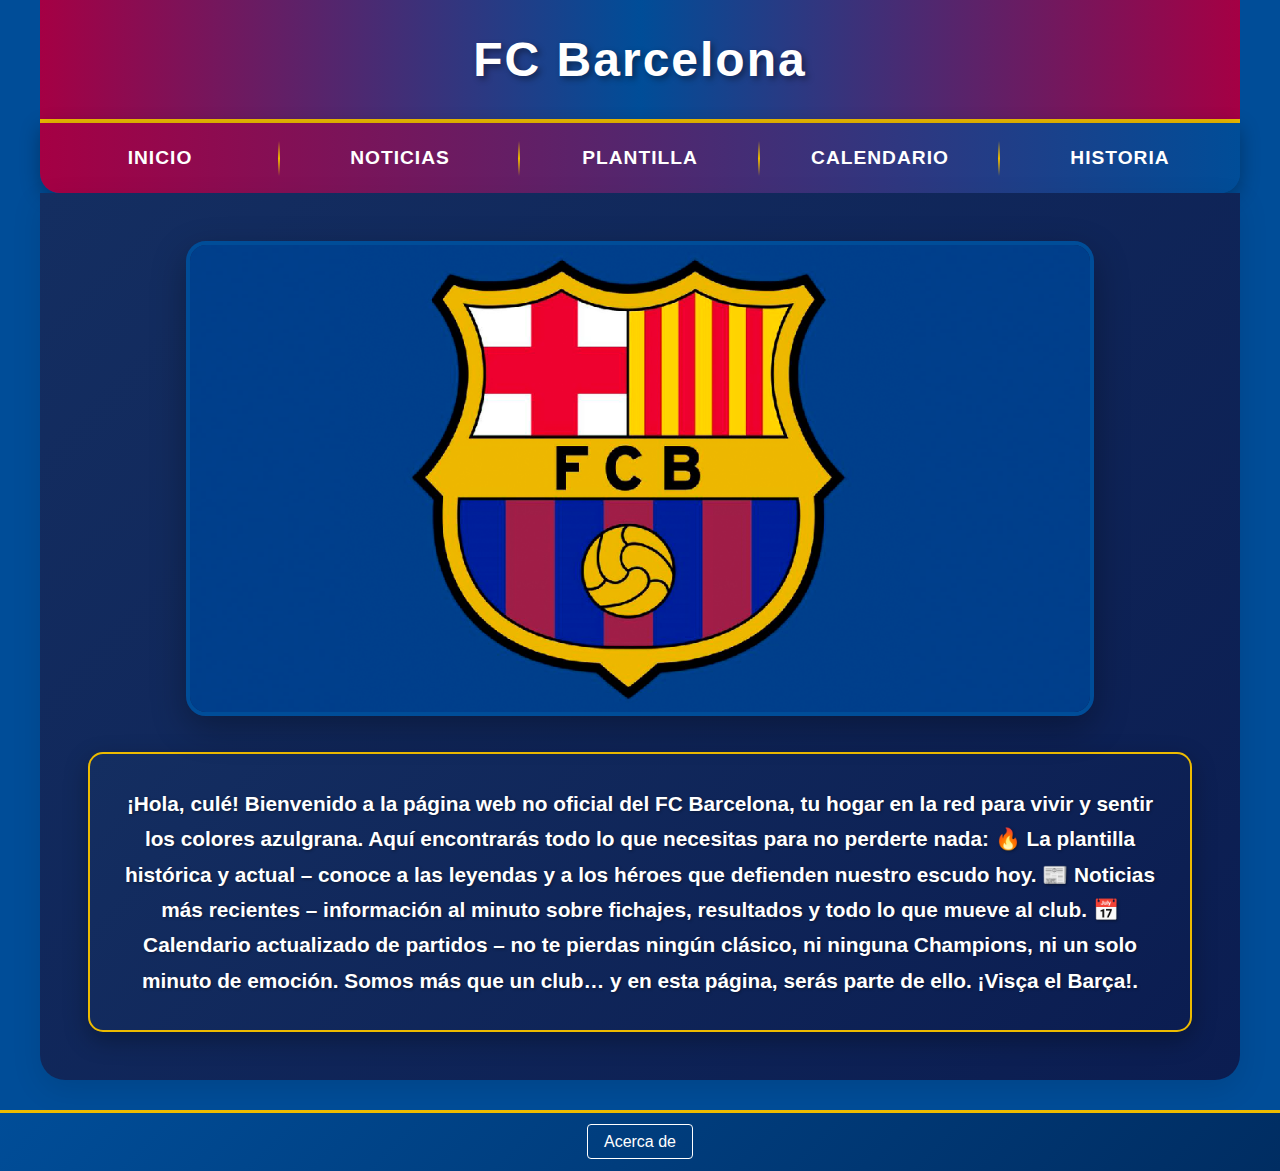
<file: index.html>
<!DOCTYPE html>
<html lang="es">
<head>
    <meta charset="UTF-8">
    <meta name="viewport" content="width=device-width, initial-scale=1.0">
    <title>FC Barcelona - Plantilla Completa</title>
    <link rel="stylesheet" href="css/plantilla.css">
</head>
<div id="superior">
    <div id="encabezado">
        <div id="logo">
            <h1>FC Barcelona</h1>
        </div>
        
        <nav>
            <ul>
                <li><a href="index.html" id="inicio">Inicio</a></li>
                <li><a href="noticias.html" id="noticias">Noticias</a></li>
                <li><a href="plantilla.html" id="plantilla">Plantilla</a></li>
                <li><a href="calendario.html" id="calendario">Calendario</a></li>
                <li><a href="historia.html" id="historia">Historia</a></li>
            </ul>
        </nav>
        
        <div id="imgDesc">
            <img src="img/escudo-barcelona-historia-significado.png" alt="Camp Nou" width="600" height="360">
            <div id="description">
                <p>¡Hola, culé!

Bienvenido a la página web no oficial del FC Barcelona, tu hogar en la red para vivir y sentir los colores azulgrana. Aquí encontrarás todo lo que necesitas para no perderte nada:

🔥 La plantilla histórica y actual – conoce a las leyendas y a los héroes que defienden nuestro escudo hoy.
📰 Noticias más recientes – información al minuto sobre fichajes, resultados y todo lo que mueve al club.
📅 Calendario actualizado de partidos – no te pierdas ningún clásico, ni ninguna Champions, ni un solo minuto de emoción.

Somos más que un club… y en esta página, serás parte de ello.

¡Visça el Barça!.</p>
            </div>
        </div>
    </div>
    <footer>
        <a href="acercade.html" class="footer-link">Acerca de</a>
    </footer>
</body>
</html>
</file>
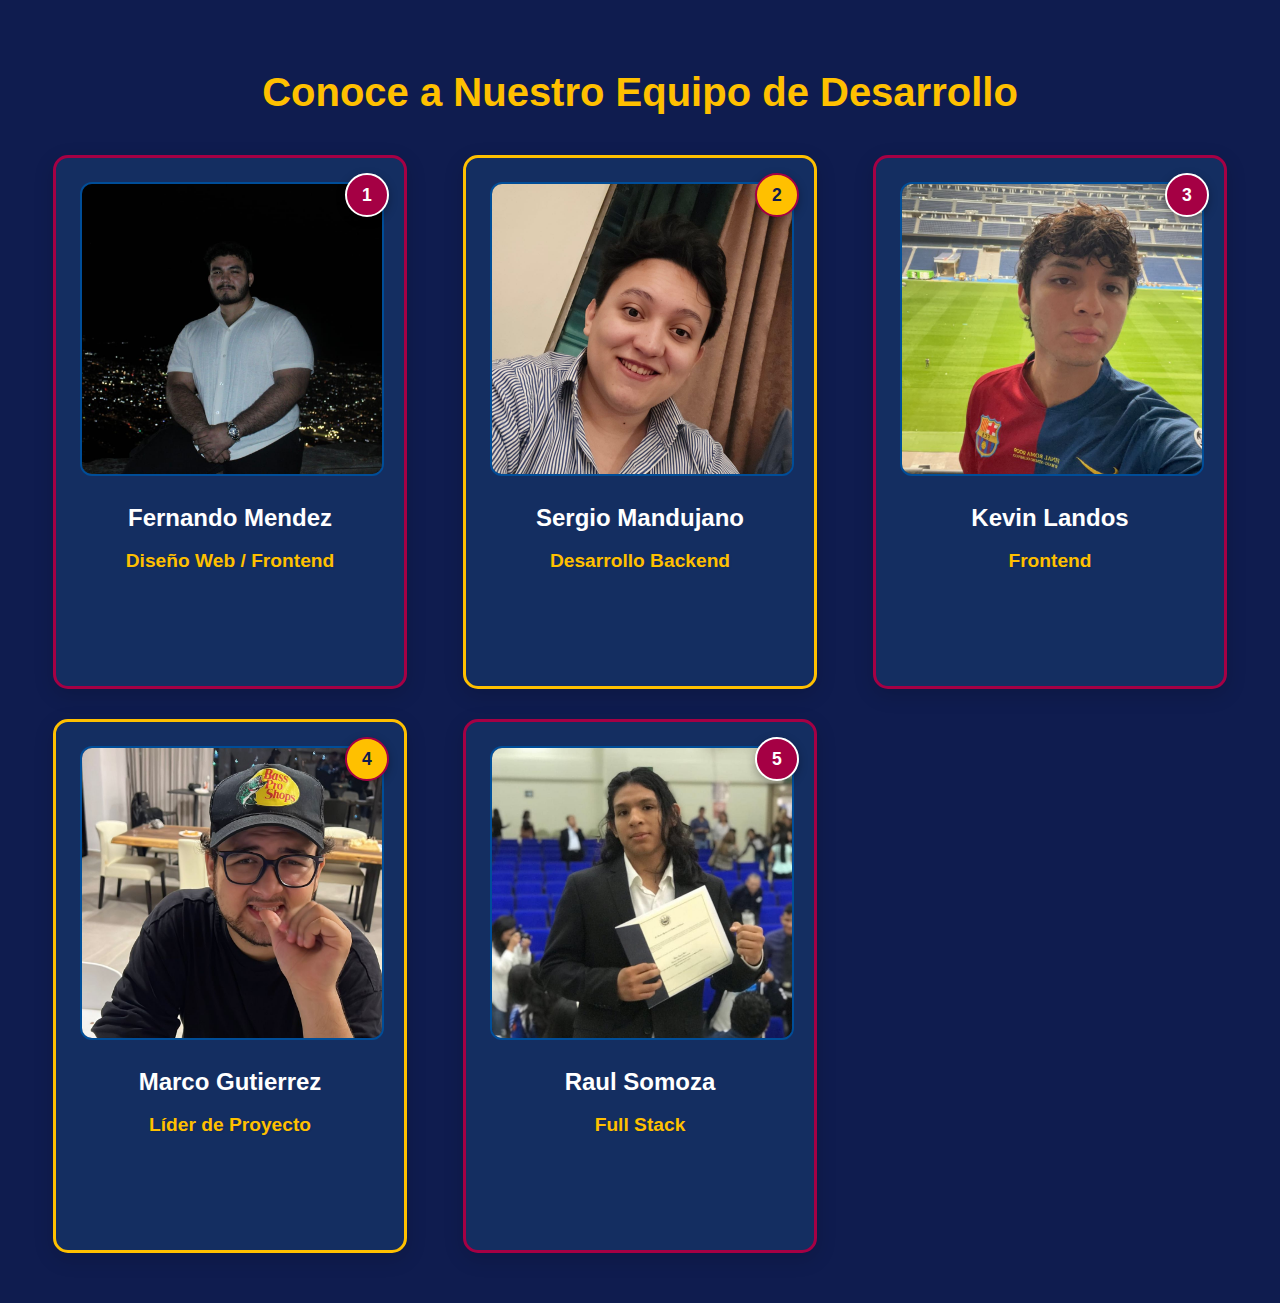
<file: acercade.html>
<!DOCTYPE html>
<html lang="es">
<head>
    <meta charset="UTF-8">
    <meta name="viewport" content="width=device-width, initial-scale=1.0">
    <title>Acerca de - Nuestro Equipo de Desarrollo</title>
    <link rel="stylesheet" href="css/estilos_integrantes.css"> 
    <style>
        :root {
            --barca-red: #A50044; /* Rojo/Granate */
            --barca-yellow: #FFC000; /* Amarillo/Dorado */
            --barca-blue: #004D98; /* Azul */
            --barca-dark-blue: #0F1C4F;
            --white: #FFFFFF;
        }
    </style>
</head>
<body>

    <main class="integrantes-seccion">
        
        <h1 class="seccion-titulo">Conoce a Nuestro Equipo de Desarrollo</h1>

        <div class="integrantes-grid">

            <div class="plan" data-color="red">
                <div class="foto-contenedor">
                    <img src="img/integrantes/yo.jpg" alt="Foto de Integrante 1">
                </div>
                <div class="dorsal">1</div>
                
                <h3>Fernando Mendez</h3>
                <p>Diseño Web / Frontend</p>

                <div class="info-extra">
                    <p><strong>Edad:</strong> 20 años</p>
                    <p><strong>Especialidad:</strong> Python, HTML Y CSS</p>
                    <p><strong>Descripción:</strong> Disfruto programar ya que con estas habilidades tengo el poder de resolver problemas de manera creativa y tecnologica, tambien porque me pagan.</p>
                </div>
            </div>

            <div class="plan" data-color="yellow">
                <div class="foto-contenedor">
                    <img src="img/integrantes/chomin.jpg" alt="Foto de Integrante 2">
                </div>
                <div class="dorsal">2</div>

                <h3>Sergio Mandujano</h3>
                <p>Desarrollo Backend</p>

                <div class="info-extra">
                    <p><strong>Edad:</strong> 22 años</p>
                    <p><strong>Especialidad:</strong> Java, HTML y Bases de Datos (SQL)</p>
                    <p><strong>Descripción:</strong> Me gusta programar porque es un espacio donde puedo retarme y aprender constantemente. La verdad, con que me paguen soy feliz.</p>
                </div>
            </div>
            
            <div class="plan" data-color="red">
                <div class="foto-contenedor"><img src="img/integrantes/kevin.jpg" alt="Foto de Integrante 3"></div>
                <div class="dorsal">3</div>
                <h3>Kevin Landos</h3>
                <p>Frontend</p>
                <div class="info-extra">
                    <p><strong>Edad:</strong> 20 años</p>
                    <p><strong>Especialidad:</strong> HTML y CSS</p>
                    <p><strong>Descripción:</strong> Soy tímido y no hablo, pero me gusta programar, gracias.</p>
                </div>
            </div>
            
            <div class="plan" data-color="yellow">
                <div class="foto-contenedor"><img src="img/integrantes/marco.jpg" alt="Foto de Integrante 4"></div>
                <div class="dorsal">4</div>
                <h3>Marco Gutierrez</h3>
                <p>Líder de Proyecto</p>
                <div class="info-extra">
                    <p><strong>Edad:</strong> 22 años</p>
                    <p><strong>Especialidad:</strong> Gestión de Proyectos</p>
                    <p><strong>Descripción:</strong> Me gusta programar porque me permite crear cosas desde cero y a la manera que a mi me gustan. También porque me hace sentir productivo.</p>
                </div>
            </div>

            <div class="plan" data-color="red">
                <div class="foto-contenedor"><img src="img/integrantes/raul.jpg" alt="Foto de Integrante 5"></div>
                <div class="dorsal">5</div>
                <h3>Raul Somoza</h3>
                <p>Full Stack</p>
                <div class="info-extra">
                    <p><strong>Edad:</strong> 22 años</p>
                    <p><strong>Especialidad:</strong> Pruebas y HTML</p>
                    <p><strong>Descripción:</strong> Disfruto programar porque cada ejercicio es un desafío que se puede resolver de varias maneras y cada uno puede elegir su estilo propio para programar.</p>
                </div>
            </div>
            
        </div>
    </main>
</body>
</html>
</file>
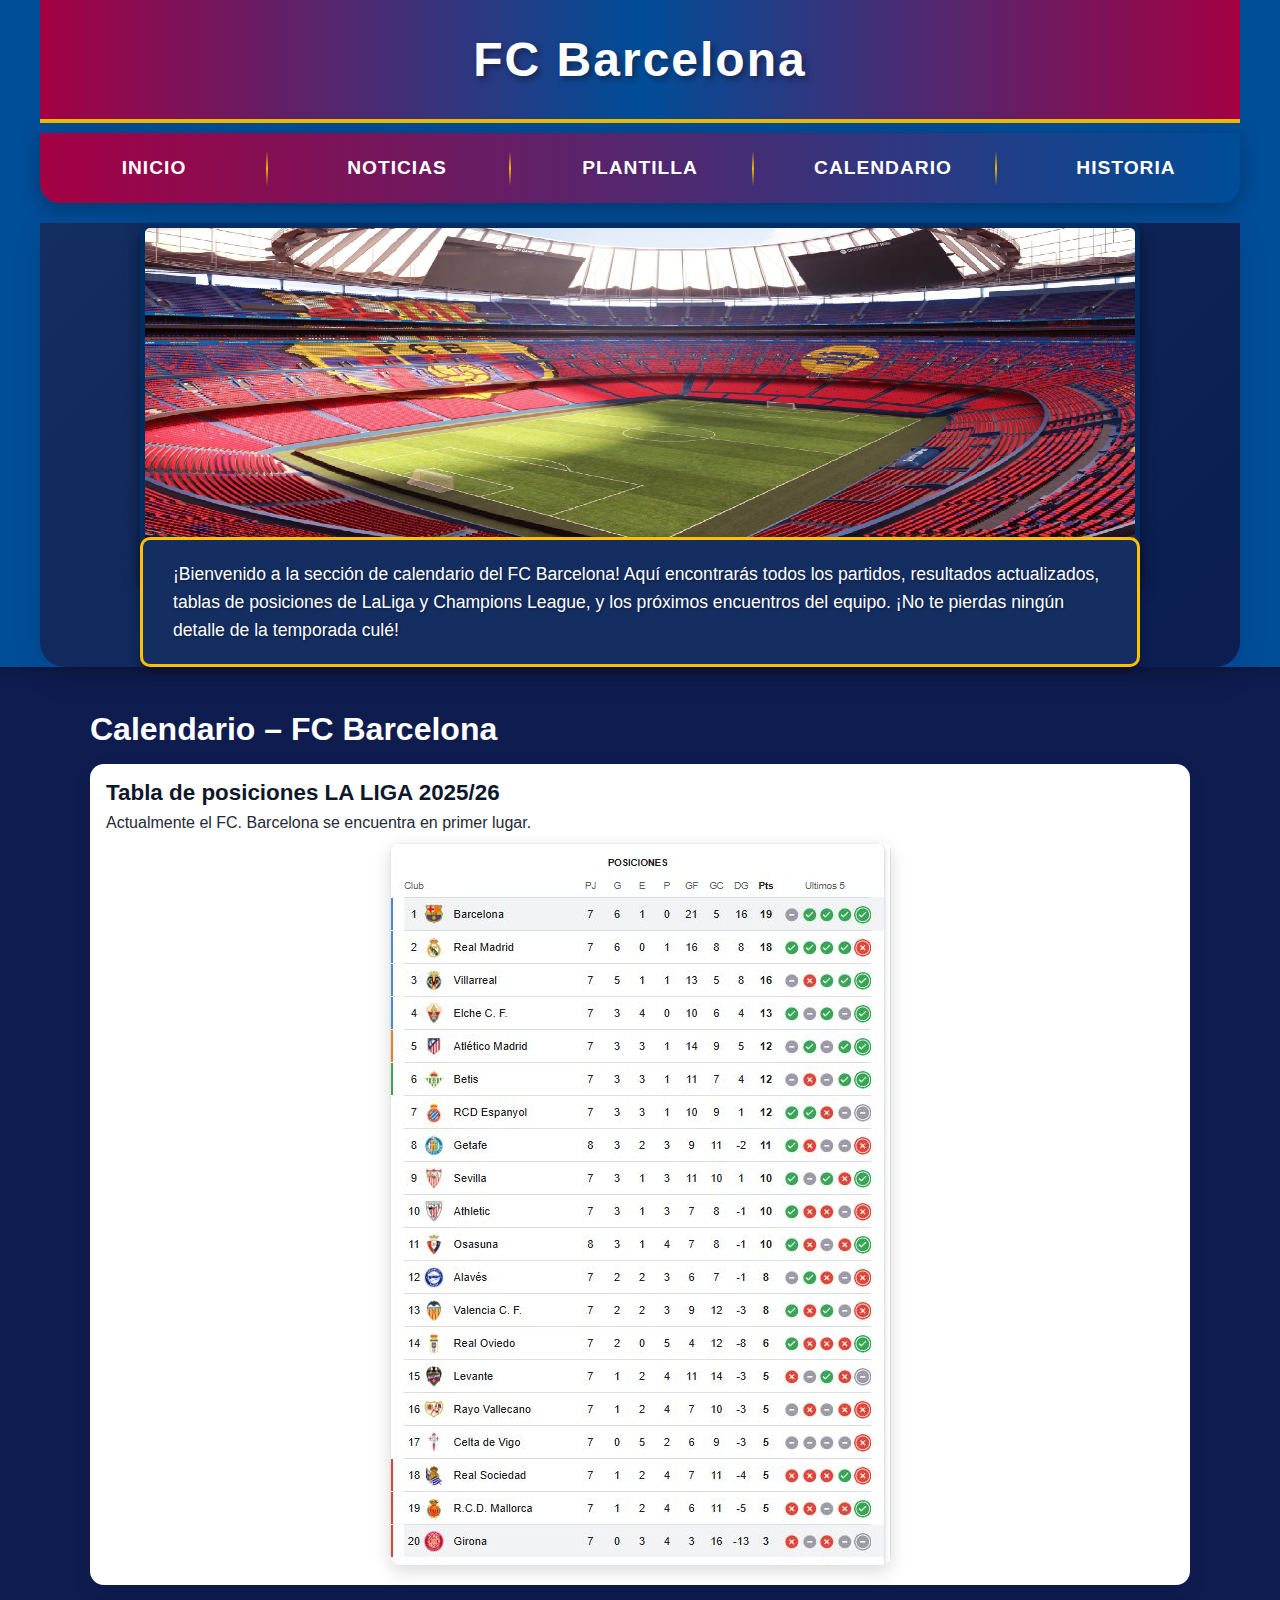
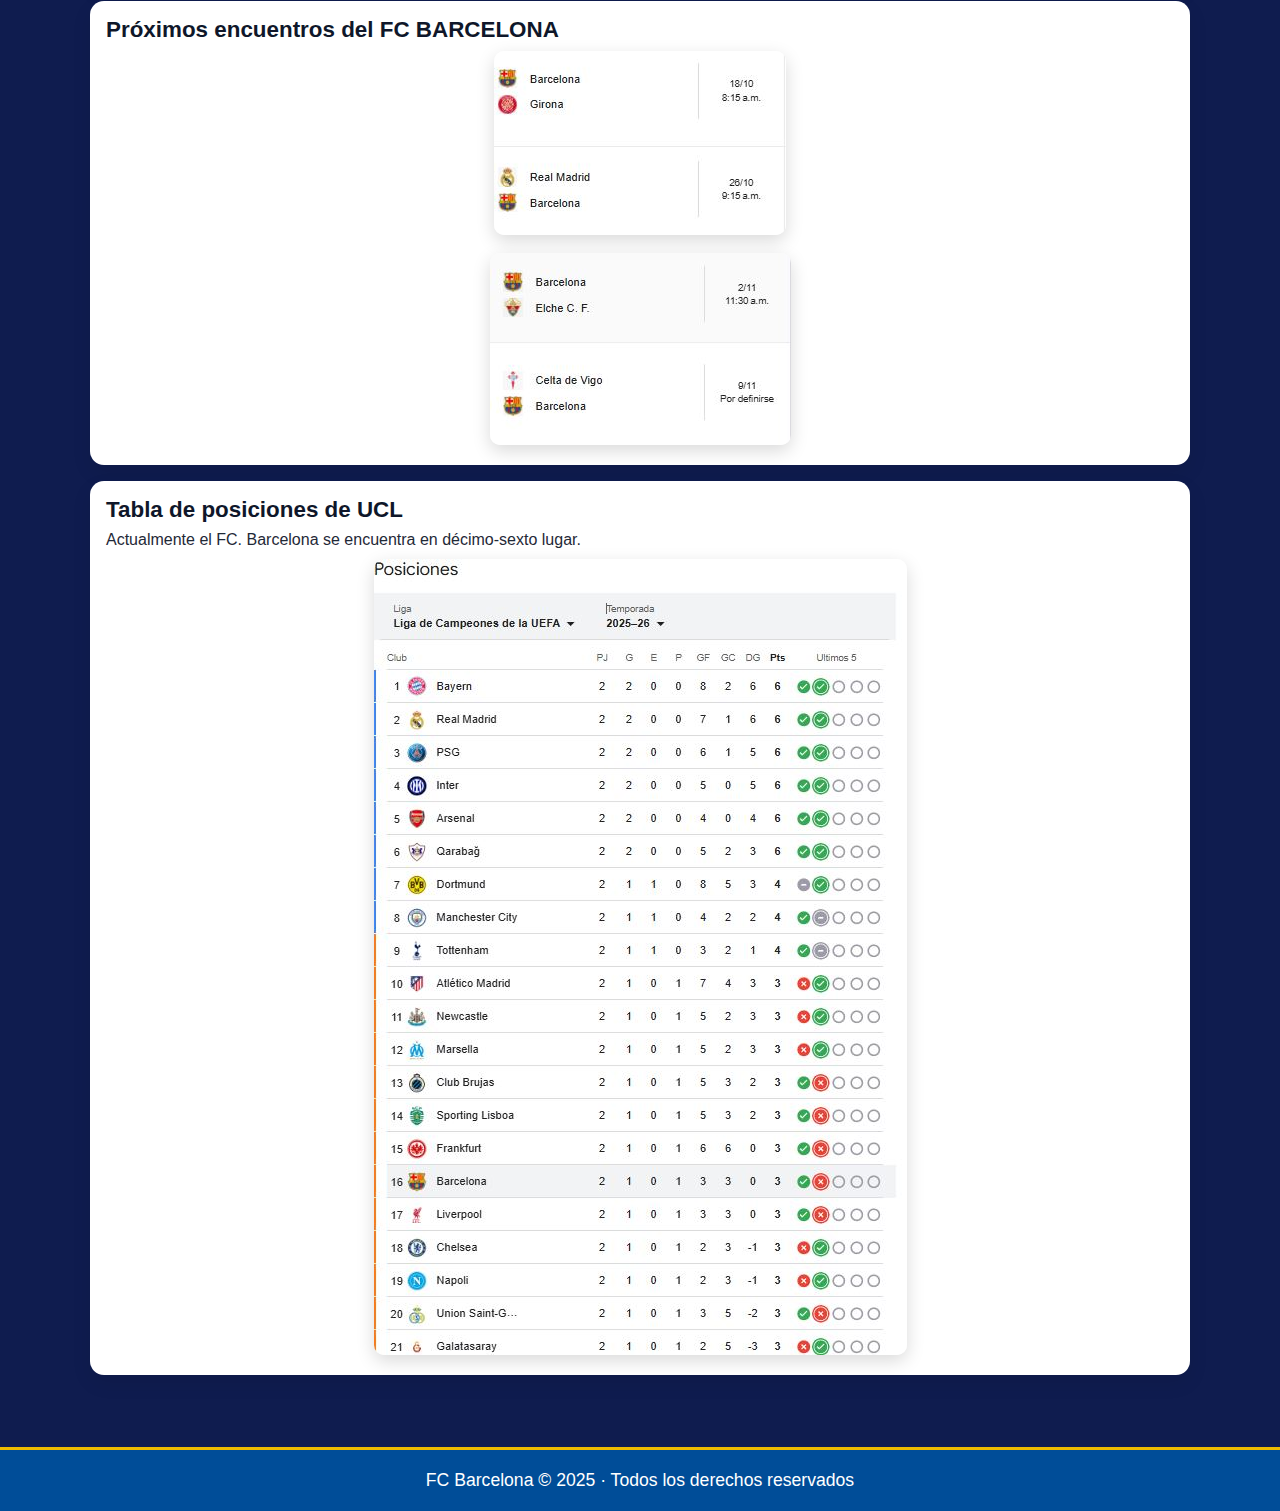
<file: calendario.html>
<!DOCTYPE html>
<html lang="es">
<head>
  <meta charset="utf-8" />
  <meta name="viewport" content="width=device-width, initial-scale=1" />
  <title>Calendario – FC Barcelona</title>
  
  <link rel="stylesheet" href="css/plantilla.css">
  <link rel="stylesheet" href="css/calendario_estilos.css">
  
</head>
<body>

  <div id="superior">
    <div id="encabezado">
      <div id="logo">
        <h1>FC Barcelona</h1>
      </div>
      
      <nav>
        <ul>
          <li><a href="index.html" id="inicio">Inicio</a></li>
          <li><a href="noticias.html" id="noticias">Noticias</a></li>
          <li><a href="plantilla.html" id="plantilla">Plantilla</a></li>
          <li><a href="calendario.html" id="calendario">Calendario</a></li>
          <li><a href="historia.html" id="historia">Historia</a></li>
        </ul>
      </nav>
      
      <div id="imgDesc">
        <img src="img/campnou.jpg" alt="Camp Nou" width="600" height="360">
        <div id="description">
          <p>¡Bienvenido a la sección de calendario del FC Barcelona! Aquí encontrarás todos los partidos, resultados actualizados, tablas de posiciones de LaLiga y Champions League, y los próximos encuentros del equipo. ¡No te pierdas ningún detalle de la temporada culé!</p>
        </div>
      </div>
    </div>
  </div>

  <main class="container">
    <h1 class="title">Calendario – FC Barcelona</h1>

    <section class="panel" aria-labelledby="tabla">
      <h2 id="tabla" class="subtitle subtitle-main">Tabla de posiciones LA LIGA 2025/26</h2>
      <p class="paragraph-info">Actualmente el FC. Barcelona se encuentra en primer lugar.</p>
      <div class="img-wrap">
        <img src="img/tabla-laliga-barca.jpg" alt="Tabla de posiciones de LaLiga con el FC Barcelona">
      </div>
    </section>

    <section class="panel" aria-labelledby="proximos">
      <h2 id="proximos" class="subtitle subtitle-main">Próximos encuentros del FC BARCELONA</h2>
      <div class="img-wrap img-wrap-margin">
        <img src="img/proximos-1.jpg" alt="Próximos encuentros del FC Barcelona – parte 1">
      </div>
      <div class="img-wrap">
        <img src="img/proximos-2.jpg" alt="Próximos encuentros del FC Barcelona – parte 2">
      </div>
    </section>
  

    <section class="panel" aria-labelledby="ucl-tabla">
      <h2 id="ucl-tabla" class="subtitle subtitle-main">
        Tabla de posiciones de UCL
      </h2>
      <p class="paragraph-info">Actualmente el FC. Barcelona se encuentra en décimo-sexto lugar.</p>
      <div class="img-wrap">
        <img src="img/ucl-tabla-barca.jpg" alt="Tabla de posiciones de la UEFA Champions League con el FC Barcelona">
      </div>
    </section>
  </main>

  <footer>
        <div class="footer-top-section">
            </div>
        <div class="footer-bottom-section">
            <p>FC Barcelona © 2025 · Todos los derechos reservados</p>
        </div>
    </footer>
  
</body>
</html>
</file>
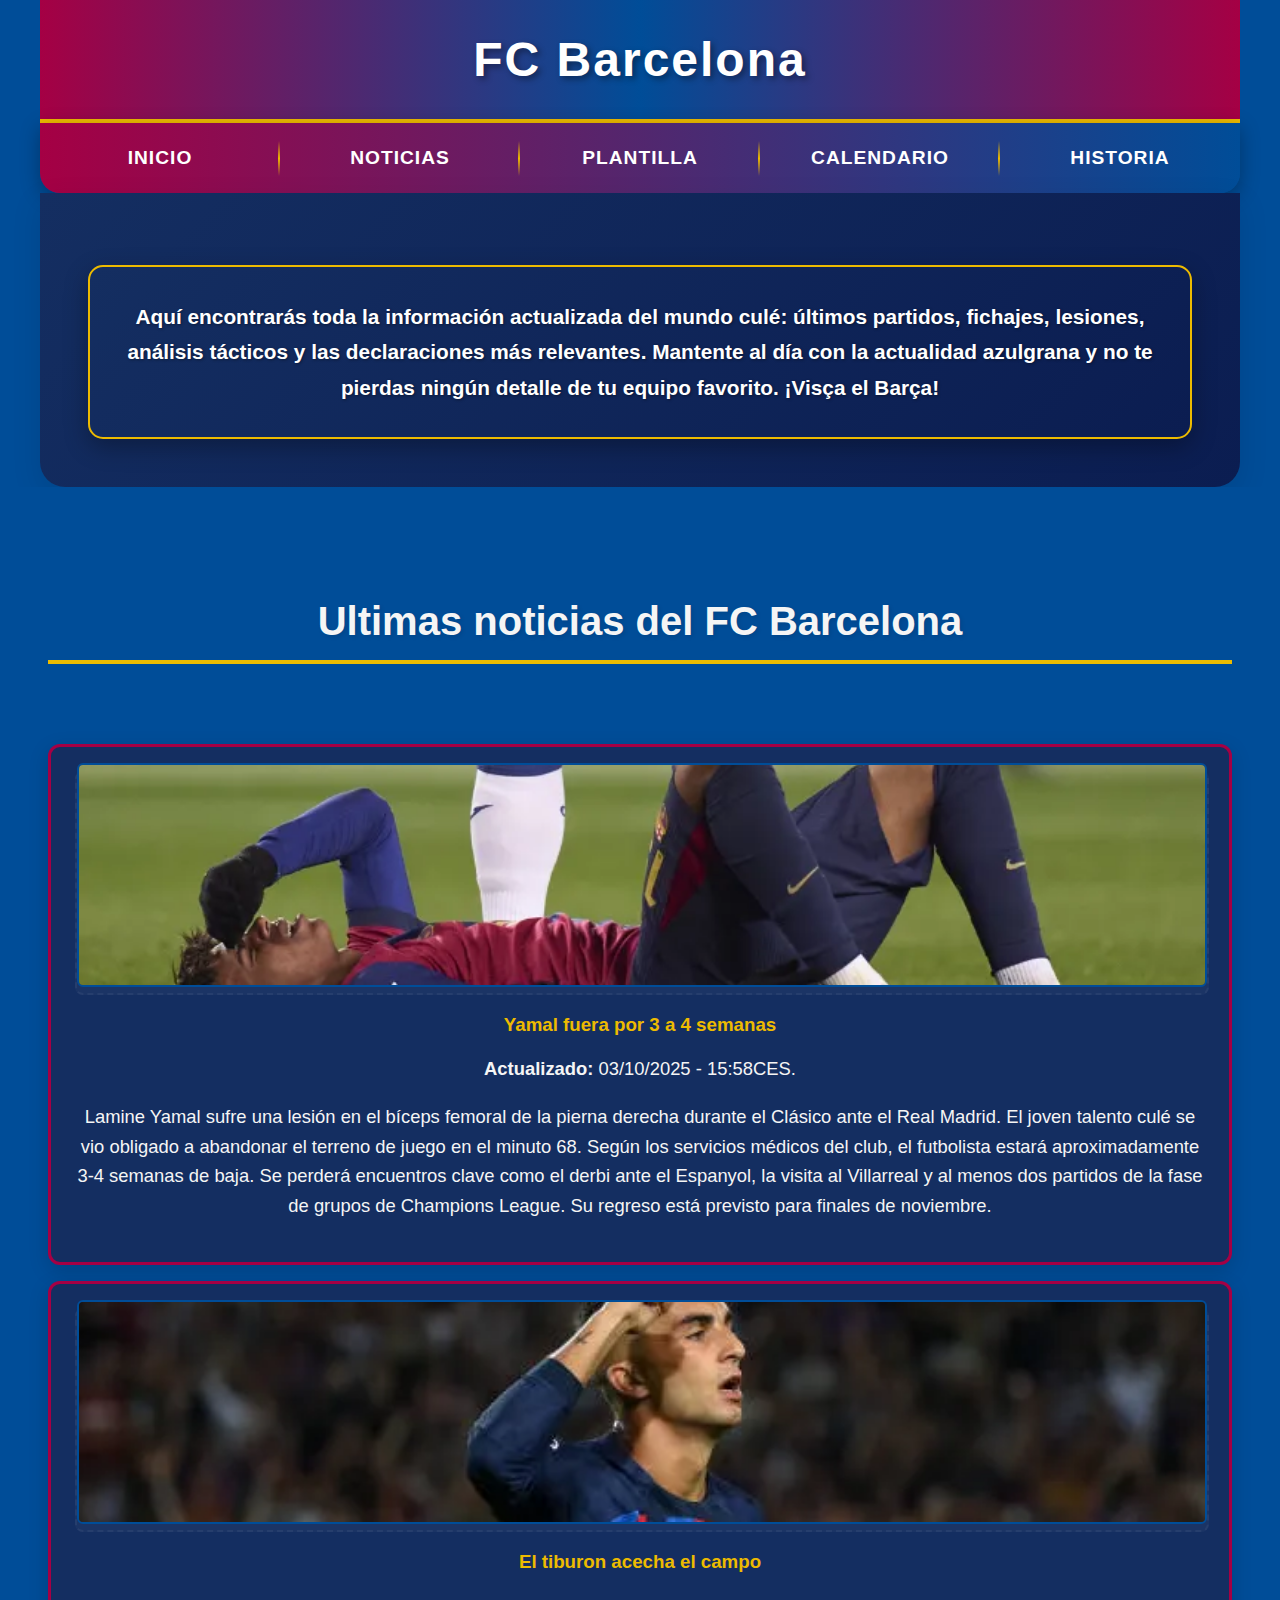
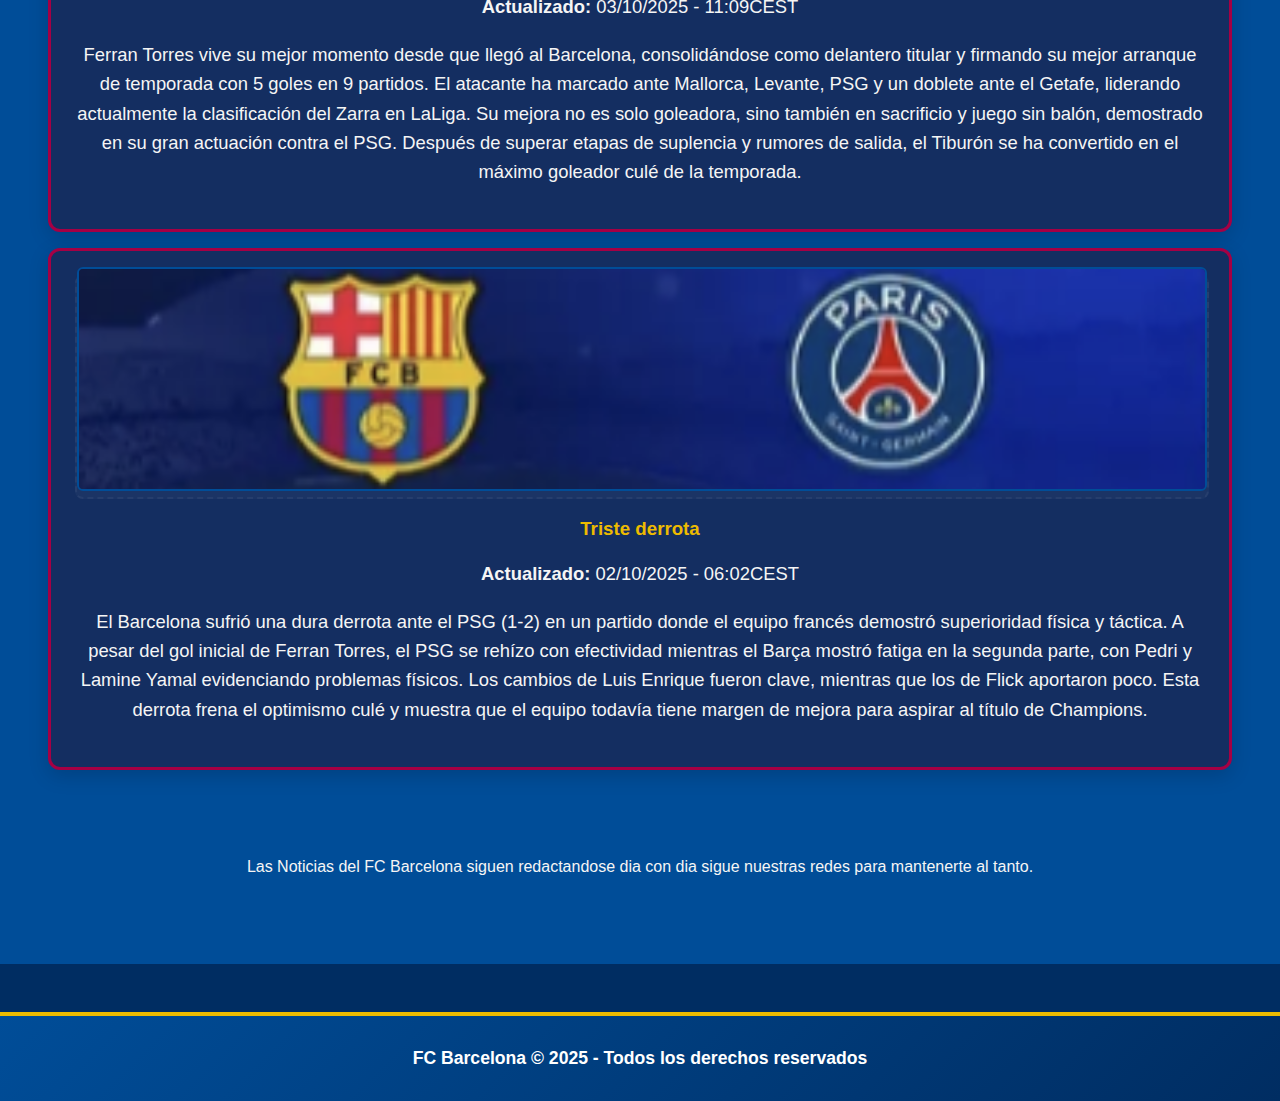
<file: noticias.html>
<!DOCTYPE html>
<html lang="es">
<head>
	<meta charset="UTF-8">
	<meta name="viewport" content="width=device-width, initial-scale=1.0">
	<title>Historia - FC Barcelona</title>
	<link rel="stylesheet" href="css/noticias.css">
	<style>
		#historia-hero p { font-size: 1.15rem; line-height: 1.6; color: var(--light-gray); }
		.timeline { display: grid; gap: 1rem; }
		.valor-list { display: grid; gap: 0.6rem; }
	</style>
</head>
<body>
<div id="superior">
	<div id="encabezado">
		<div id="logo">
			<h1>FC Barcelona</h1>
		</div>
        
		<nav>
			<ul>
				<li><a href="index.html" id="inicio">Inicio</a></li>
				<li><a href="noticias.html" id="noticias">Noticias</a></li>
				<li><a href="plantilla.html" id="plantilla">Plantilla</a></li>
				<li><a href="calendario.html" id="calendario">Calendario</a></li>
				<li><a href="historia.html" id="historia">Historia</a></li>
			</ul>
		</nav>
        
		<div id="imgDesc">
			
			<div id="description" class="" style="margin-top:1.5rem;">
				<p>Aquí encontrarás toda la información actualizada del mundo culé: últimos partidos, fichajes, lesiones, análisis tácticos y las declaraciones más relevantes. Mantente al día con la actualidad azulgrana y no te pierdas ningún detalle de tu equipo favorito. ¡Visça el Barça!</p>
			</div>
		</div>
	</div>
</div>

<div id="principal">
	<section id="contenido">
		<div id="galeria">
			<h2 class="categoria-titulo">Ultimas noticias del FC Barcelona</h2>

			<div class="hist-grid">
			<!-- Lession Yamal -->
			<div class="plan hist-section hist-left">
				<div class="hist-block-image">
					<img src="img/Lesion_Yamal.webp" alt="Lesion_Yamal">
				</div>
				<h3 style="color:var(--barca-yellow);">Yamal fuera por 3 a 4 semanas</h3>
				<div id="historia-hero">
					<p><strong>Actualizado:</strong> 03/10/2025 - 15:58CES.</p>
					<p>Lamine Yamal sufre una lesión en el bíceps femoral de la pierna derecha durante el Clásico ante el Real Madrid. El joven talento culé se vio obligado a abandonar el terreno de juego en el minuto 68. 
						Según los servicios médicos del club, el futbolista estará aproximadamente 3-4 semanas de baja. Se perderá encuentros clave como el derbi ante el Espanyol, la visita al Villarreal y al menos dos partidos de la fase de grupos de Champions League. Su regreso está previsto para finales de noviembre.</p>
				</div>
			</div>

		<!-- El tiburon -->
			<div class="plan hist-section hist-left">
				<div class="hist-block-image">
					<img src="img/Noticia_ferran.png" alt="El_Tiburon">
				</div>
				<h3 style="color:var(--barca-yellow);">El tiburon acecha el campo </h3>
				<div id="historia-hero">
					<p><strong>Actualizado:</strong> 03/10/2025 - 11:09CEST</p>
					<p>Ferran Torres vive su mejor momento desde que llegó al Barcelona, consolidándose como delantero titular y firmando su mejor arranque de temporada con 5 goles en 9 partidos. El atacante ha marcado ante Mallorca, Levante, PSG y un doblete ante el Getafe, liderando actualmente la clasificación del Zarra en LaLiga. 
						Su mejora no es solo goleadora, sino también en sacrificio y juego sin balón, demostrado en su gran actuación contra el PSG. Después de superar etapas de suplencia y rumores de salida, el Tiburón se ha convertido en el máximo goleador culé de la temporada.</p>
				</div>
			</div>

		<!-- Frenazo PSG -->
			<div class="plan hist-section hist-left">
				<div class="hist-block-image">
					<img src="img/barxa_psg.png" alt="Barca_psg">
				</div>
				<h3 style="color:var(--barca-yellow);">Triste derrota </h3>
				<div id="historia-hero">
					<p><strong>Actualizado:</strong> 02/10/2025 - 06:02CEST</p>
					<p>El Barcelona sufrió una dura derrota ante el PSG (1-2) en un partido donde el equipo francés demostró superioridad física y táctica. A pesar del gol inicial de Ferran Torres, el PSG se rehízo con efectividad mientras el Barça mostró fatiga en la segunda parte, con Pedri y Lamine Yamal evidenciando problemas físicos.
						Los cambios de Luis Enrique fueron clave, mientras que los de Flick aportaron poco. Esta derrota frena el optimismo culé y muestra que el equipo todavía tiene margen de mejora para aspirar al título de Champions.</p>
				</div>
			</div>

			</div> 
			<div style="grid-column:1 / -1; text-align:center; color:var(--light-gray); max-width:900px; margin:1.5rem auto;">
				<p>Las Noticias del FC Barcelona siguen redactandose dia con dia sigue nuestras redes para mantenerte al tanto.</p>
			</div>

		</div>
	</section>
</div>

<footer>
	<p>FC Barcelona &copy; 2025 - Todos los derechos reservados</p>
</footer>
</body>
</html>
</file>
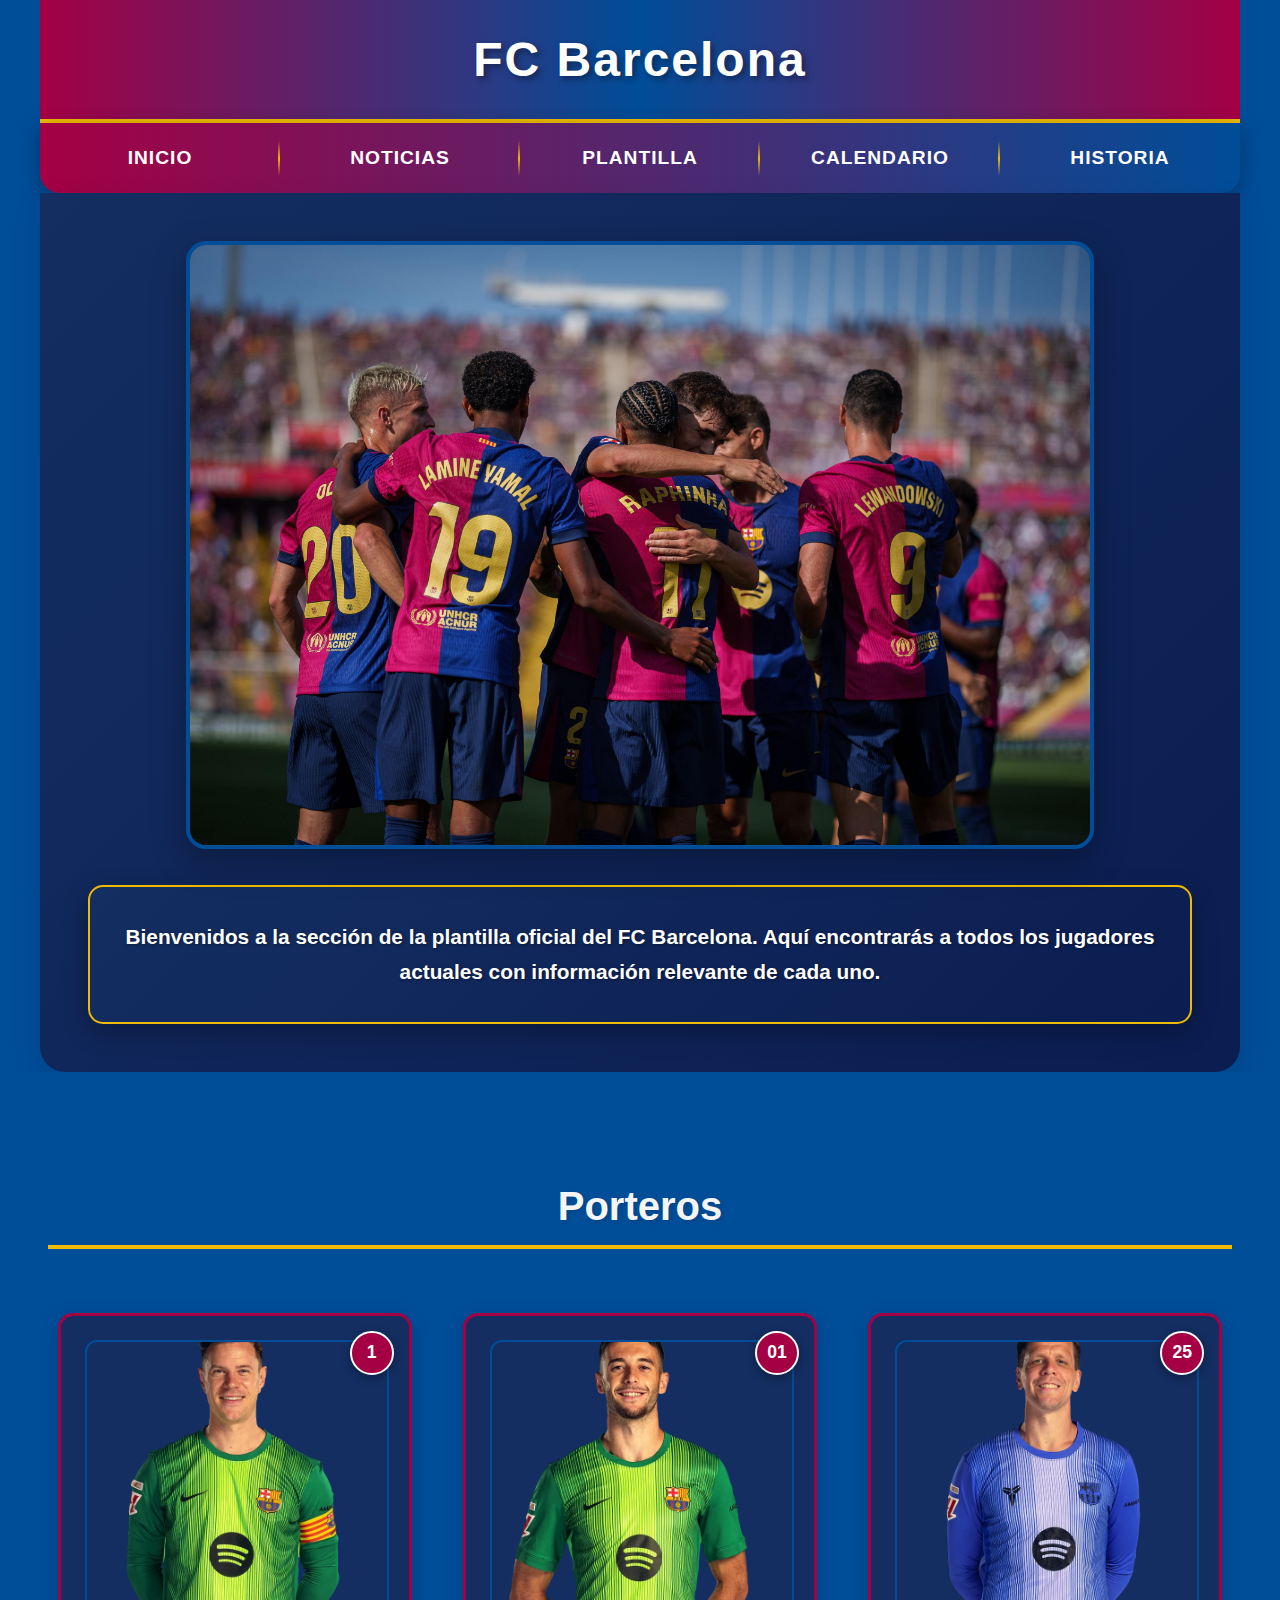
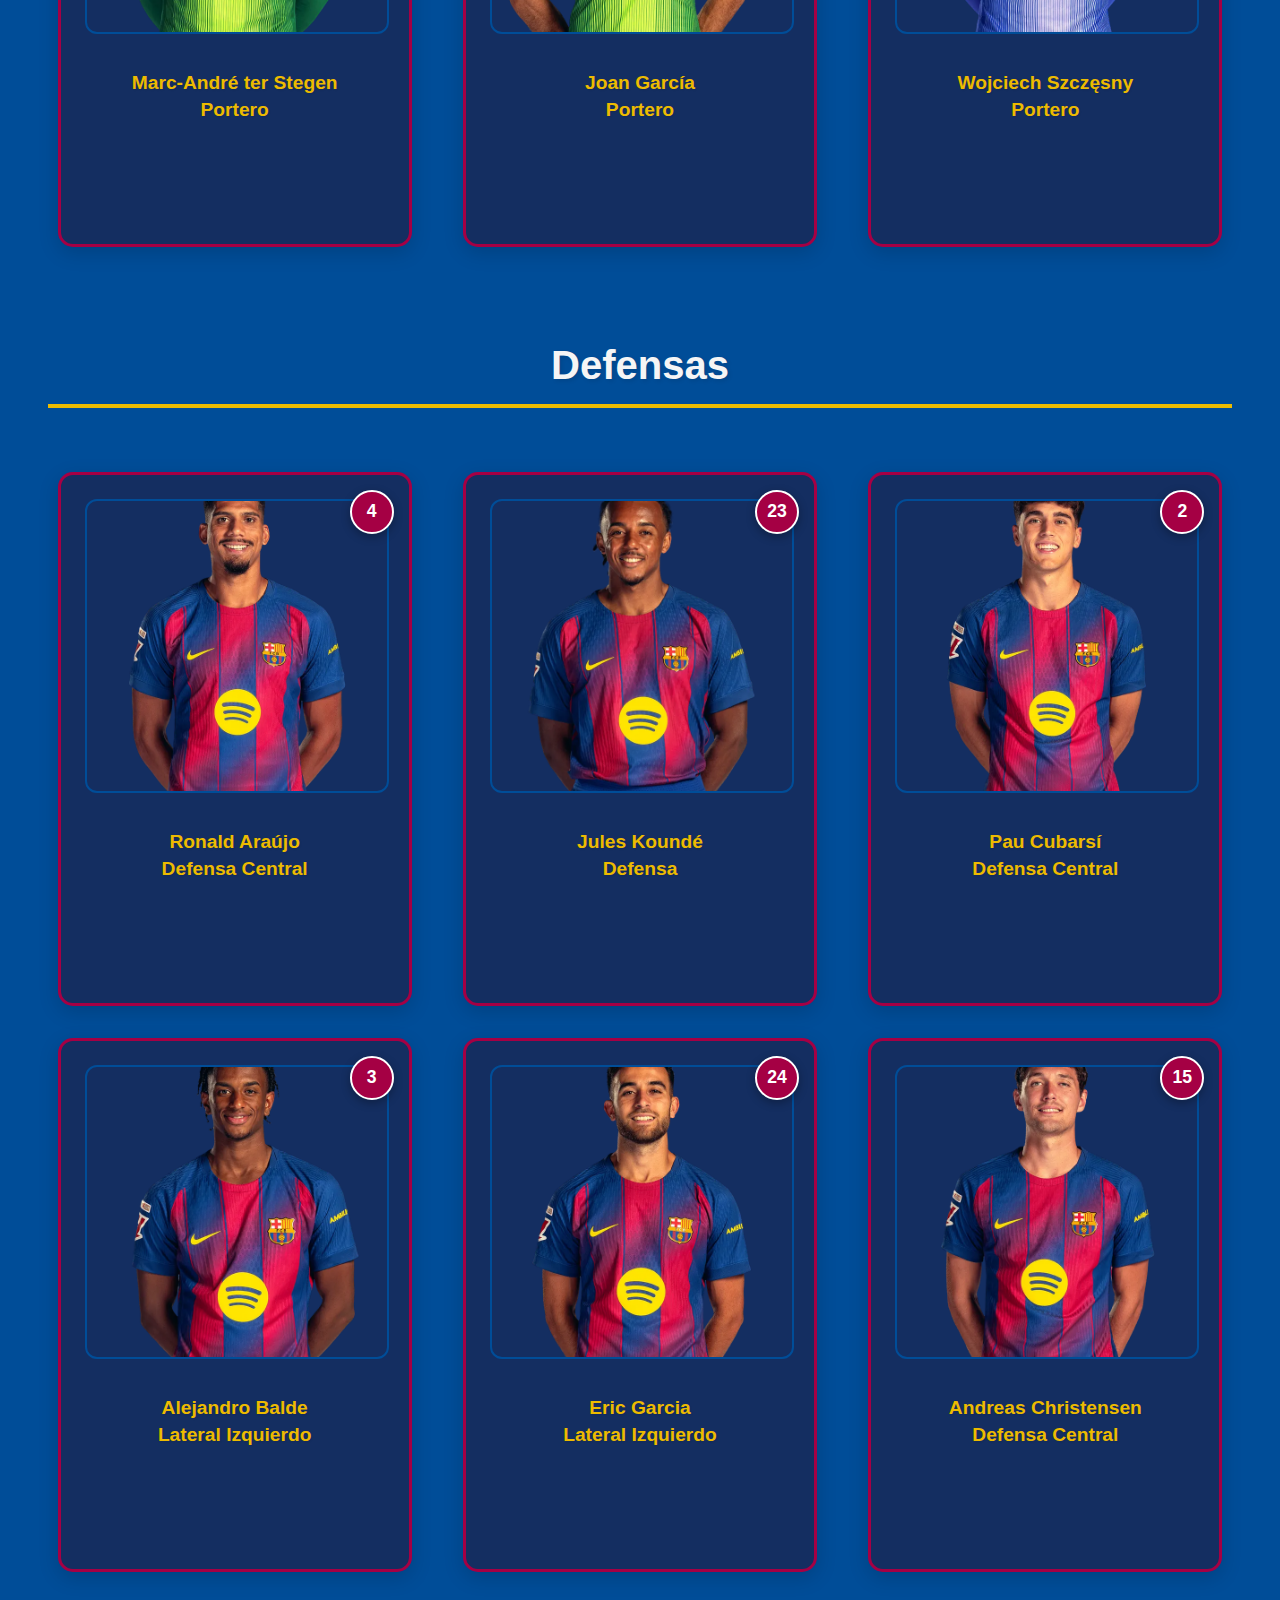
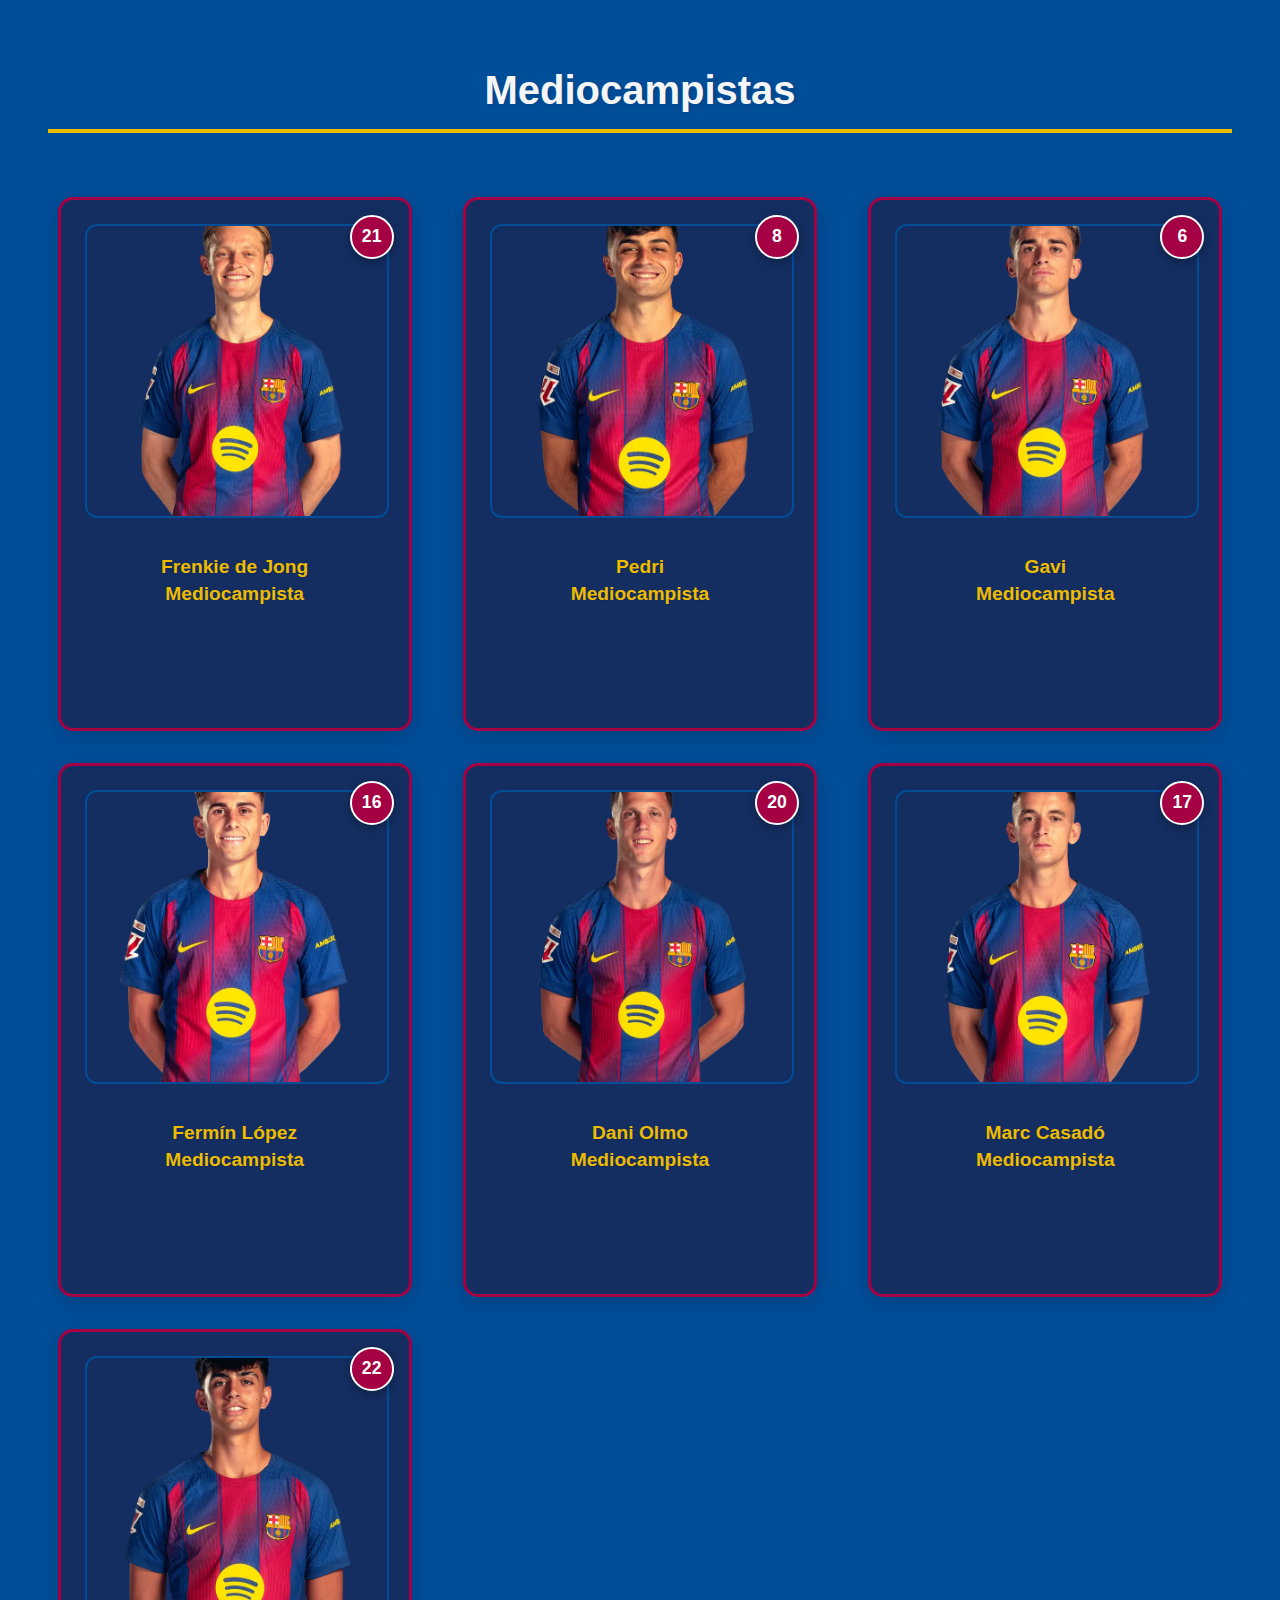
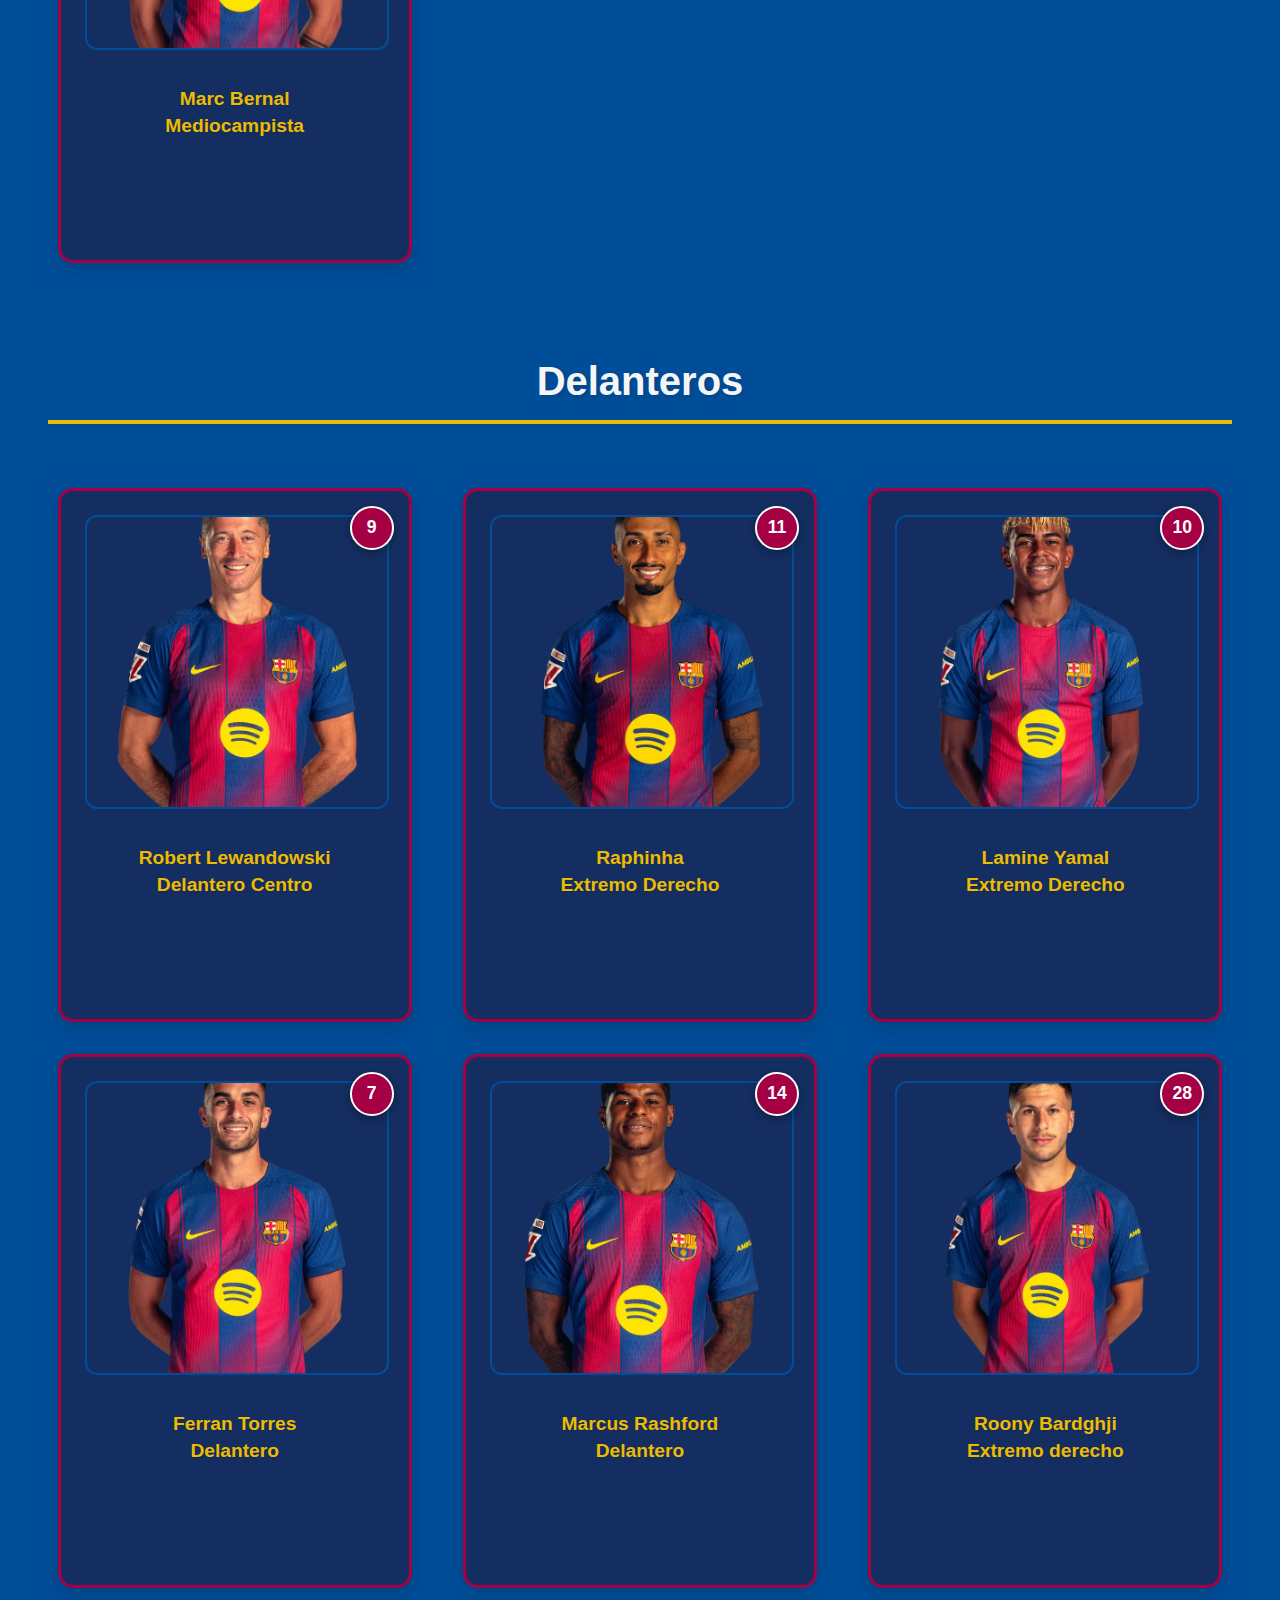
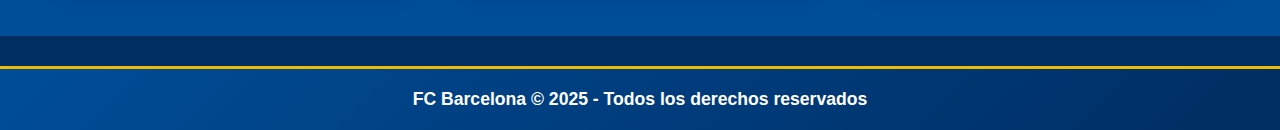
<file: plantilla.html>
<!DOCTYPE html>
<html lang="es">
<head>
    <meta charset="UTF-8">
    <meta name="viewport" content="width=device-width, initial-scale=1.0">
    <title>FC Barcelona - Plantilla Completa</title>
    <link rel="stylesheet" href="css/plantilla.css">
</head>
<div id="superior">
    <div id="encabezado">
        <div id="logo">
            <h1>FC Barcelona</h1>
        </div>
        
        <nav>
            <ul>
                <li><a href="index.html" id="inicio">Inicio</a></li>
                <li><a href="noticias.html" id="noticias">Noticias</a></li>
                <li><a href="plantilla.html" id="plantilla">Plantilla</a></li>
                <li><a href="calendario.html" id="calendario">Calendario</a></li>
                <li><a href="historia.html" id="historia">Historia</a></li>
            </ul>
        </nav>
        
        <div id="imgDesc">
            <img src="img/mini__GP15525.jpg" alt="Camp Nou" width="600" height="360">
            <div id="description">
                <p>Bienvenidos a la sección de la plantilla oficial del FC Barcelona. Aquí encontrarás a todos los jugadores actuales con información relevante de cada uno.</p>
            </div>
        </div>
    </div>
</div>
    
    <div id="principal">
        <section id="contenido">
            <div id="galeria">
                <!-- PORTERO -->
                <h3 class="categoria-titulo">Porteros</h3>
                
                <div class="plan">
                    <div class="dorsal">1</div>
                    <img src="img/01-Ter_Stegen.webp" alt="Marc-André ter Stegen">
                    <p>Marc-André ter Stegen<br>Portero</p>
                    <div class="info-extra">
                        <p><strong>Edad:</strong> 32 años</p>
                        <p><strong>Nacionalidad:</strong> Alemán</p>
                        <p><strong>Debut:</strong> 2014</p>
                        <p><strong>Partidos:</strong> 400+</p>
                        <p><strong>Descripción:</strong> Capitán, líder defensivo y uno de los mejores porteros del mundo.</p>
                    </div>
                </div>

                <div class="plan">
                    <div class="dorsal">01</div>
                    <img src="img/01-Joan_Garcia.webp" alt="Joan García">
                    <p>Joan García<br>Portero</p>
                    <div class="info-extra">
                        <p><strong>Edad:</strong> 24 años</p>
                        <p><strong>Nacionalidad:</strong> Español</p>
                        <p><strong>Debut:</strong> 2025</p>
                        <p><strong>Partidos:</strong> 3</p>
                        <p><strong>Descripción:</strong> Portero ágil, gran capacidad de reacción y juego con los pies.</p>
                    </div>
                </div>

                <div class="plan">
                    <div class="dorsal">25</div>
                    <img src="img/25-Szczesny.webp" alt="Wojciech Szczęsny">
                    <p>Wojciech Szczęsny<br>Portero</p>
                    <div class="info-extra">
                        <p><strong>Edad:</strong> 35 años</p>
                        <p><strong>Nacionalidad:</strong> Polaco</p>
                        <p><strong>Debut:</strong> 2025</p>
                        <p><strong>Goles:</strong> 5</p>
                        <p><strong>Descripción:</strong> Veterano con gran experiencia, reflejos rápidos y liderazgo en el área.</p>
                    </div>
                </div>

                <!-- DEFENSAS -->
                <h3 class="categoria-titulo">Defensas</h3>
                
                <div class="plan">
                    <div class="dorsal">4</div>
                    <img src="img/04-Araujo.webp" alt="Ronald Araújo">
                    <p>Ronald Araújo<br>Defensa Central</p>
                    <div class="info-extra">
                        <p><strong>Edad:</strong> 25 años</p>
                        <p><strong>Nacionalidad:</strong> Uruguayo</p>
                        <p><strong>Debut:</strong> 2019</p>
                        <p><strong>Goles:</strong> 8</p>
                        <p><strong>Descripción:</strong> Central líder, fuerte en el juego aéreo y rápido en los cruces.</p>
                    </div>
                </div>

                <div class="plan">
                    <div class="dorsal">23</div>
                    <img src="img/23-Kounde.webp" alt="Jules Koundé">
                    <p>Jules Koundé<br>Defensa</p>
                    <div class="info-extra">
                        <p><strong>Edad:</strong> 26 años</p>
                        <p><strong>Nacionalidad:</strong> Francés</p>
                        <p><strong>Debut:</strong> 2022</p>
                        <p><strong>Goles:</strong> 4</p>
                        <p><strong>Descripción:</strong> Defensa versátil, puede jugar como central o lateral derecho.</p>
                    </div>
                </div>

                <div class="plan">
                    <div class="dorsal">2</div>
                    <img src="img/02-Cubarsi.webp" alt="Pau Cubarsí">
                    <p>Pau Cubarsí<br>Defensa Central</p>
                    <div class="info-extra">
                        <p><strong>Edad:</strong> 17 años</p>
                        <p><strong>Nacionalidad:</strong> Español</p>
                        <p><strong>Debut:</strong> 2024</p>
                        <p><strong>Goles:</strong> 1</p>
                        <p><strong>Descripción:</strong> Joven talento de La Masía, gran salida de balón.</p>
                    </div>
                </div>

                <div class="plan">
                    <div class="dorsal">3</div>
                    <img src="img/03-Balde.webp" alt="Alejandro Balde">
                    <p>Alejandro Balde<br>Lateral Izquierdo</p>
                    <div class="info-extra">
                        <p><strong>Edad:</strong> 21 años</p>
                        <p><strong>Nacionalidad:</strong> Español</p>
                        <p><strong>Debut:</strong> 2021</p>
                        <p><strong>Asistencias:</strong> 12</p>
                        <p><strong>Descripción:</strong> Lateral explosivo, una de las joyas más prometedoras.</p>
                    </div>
                </div>

                <div class="plan">
                    <div class="dorsal">24</div>
                    <img src="img/24-Eric_Garcia.webp" alt="Eric Garcia">
                    <p>Eric Garcia<br>Lateral Izquierdo</p>
                    <div class="info-extra">
                        <p><strong>Edad:</strong> 24 años</p>
                        <p><strong>Nacionalidad:</strong> Español</p>
                        <p><strong>Debut:</strong> 2021</p>
                        <p><strong>Goles:</strong> 9</p>
                        <p><strong>Descripción:</strong> Lateral ágil, buena salida de balón y lectura del juego.</p>
                    </div>
                </div>

                <div class="plan">
                    <div class="dorsal">15</div>
                    <img src="img/15-Christensen.webp" alt="Andreas Christensen">
                    <p>Andreas Christensen<br>Defensa Central</p>
                    <div class="info-extra">
                        <p><strong>Edad:</strong> 29 años</p>
                        <p><strong>Nacionalidad:</strong> Danés</p>
                        <p><strong>Debut:</strong> 2022</p>
                        <p><strong>Goles:</strong> 5</p>
                        <p><strong>Descripción:</strong> Defensa sólido, buena anticipación y juego aéreo.</p>
                    </div>
                </div>

                <!-- MEDIOCAMPISTAS -->
                <h3 class="categoria-titulo">Mediocampistas</h3>

                <div class="plan">
                    <div class="dorsal">21</div>
                    <img src="img/21-De_Jong.webp" alt="Frenkie de Jong">
                    <p>Frenkie de Jong<br>Mediocampista</p>
                    <div class="info-extra">
                        <p><strong>Edad:</strong> 28 años</p>
                        <p><strong>Nacionalidad:</strong> Neerlandés</p>
                        <p><strong>Debut:</strong> 2019</p>
                        <p><strong>Goles:</strong> 16</p>
                        <p><strong>Descripción:</strong> Motor del medio campo, excelente control y visión de juego.</p>
                    </div>
                </div>

                <div class="plan">
                    <div class="dorsal">8</div>
                    <img src="img/08-Pedri.webp" alt="Pedri">
                    <p>Pedri<br>Mediocampista</p>
                    <div class="info-extra">
                        <p><strong>Edad:</strong> 22 años</p>
                        <p><strong>Nacionalidad:</strong> Español</p>
                        <p><strong>Debut:</strong> 2020</p>
                        <p><strong>Goles:</strong> 18</p>
                        <p><strong>Descripción:</strong> Cerebro creativo del equipo, gran visión y técnica.</p>
                    </div>
                </div>

                <div class="plan">
                    <div class="dorsal">6</div>
                    <img src="img/06-Gavi.webp" alt="Gavi">
                    <p>Gavi<br>Mediocampista</p>
                    <div class="info-extra">
                        <p><strong>Edad:</strong> 20 años</p>
                        <p><strong>Nacionalidad:</strong> Español</p>
                        <p><strong>Debut:</strong> 2021</p>
                        <p><strong>Goles:</strong> 7</p>
                        <p><strong>Descripción:</strong> Intensidad, garra y calidad técnica en el medio campo.</p>
                    </div>
                </div>

                <div class="plan">
                    <div class="dorsal">16</div>
                    <img src="img/16-Fermin.webp" alt="Fermín López">
                    <p>Fermín López<br>Mediocampista</p>
                    <div class="info-extra">
                        <p><strong>Edad:</strong> 21 años</p>
                        <p><strong>Nacionalidad:</strong> Español</p>
                        <p><strong>Debut:</strong> 2023</p>
                        <p><strong>Goles:</strong> 8</p>
                        <p><strong>Descripción:</strong> Polivalente, aporta llegada y energía ofensiva.</p>
                    </div>
                </div>

                <div class="plan">
                    <div class="dorsal">20</div>
                    <img src="img/20-Olmo.webp" alt="Dani Olmo">
                    <p>Dani Olmo<br>Mediocampista</p>
                    <div class="info-extra">
                        <p><strong>Edad:</strong> 27 años</p>
                        <p><strong>Nacionalidad:</strong> Español</p>
                        <p><strong>Debut:</strong> 2024</p>
                        <p><strong>Goles:</strong> 12</p>
                        <p><strong>Descripción:</strong> Mentrocampista ofensivo, gran visión y capacidad de desborde.</p>
                    </div>
                </div>

                <div class="plan">
                    <div class="dorsal">17</div>
                    <img src="img/17-Casado.webp" alt="Marc Casadó">
                    <p>Marc Casadó<br>Mediocampista</p>
                    <div class="info-extra">
                        <p><strong>Edad:</strong> 19 años</p>
                        <p><strong>Nacionalidad:</strong> Español</p>
                        <p><strong>Debut:</strong> 2022</p>
                        <p><strong>Goles:</strong> 1</p>
                        <p><strong>Descripción:</strong> Recuperador incansable, gran despliegue físico y lectura táctica.</p>
                    </div>
                </div>

                <div class="plan">
                    <div class="dorsal">22</div>
                    <img src="img/22-Bernal.webp" alt="Marc Bernal">
                    <p>Marc Bernal<br>Mediocampista</p>
                    <div class="info-extra">
                        <p><strong>Edad:</strong> 18 años</p>
                        <p><strong>Nacionalidad:</strong> Español</p>
                        <p><strong>Debut:</strong> 2024</p>
                        <p><strong>Goles:</strong> 0</p>
                        <p><strong>Descripción:</strong> Tácticamente brillante, gran capacidad de anticipación y pase preciso.</p>
                    </div>
                </div>

                <!-- DELANTEROS -->
                <h3 class="categoria-titulo">Delanteros</h3>

                <div class="plan">
                    <div class="dorsal">9</div>
                    <img src="img/09-Lewandowski.webp" alt="Robert Lewandowski">
                    <p>Robert Lewandowski<br>Delantero Centro</p>
                    <div class="info-extra">
                        <p><strong>Edad:</strong> 37 años</p>
                        <p><strong>Nacionalidad:</strong> Polaco</p>
                        <p><strong>Debut:</strong> 2022</p>
                        <p><strong>Goles:</strong> 105</p>
                        <p><strong>Descripción:</strong> Goleador histórico, líder ofensivo del equipo.</p>
                    </div>
                </div>

                <div class="plan">
                    <div class="dorsal">11</div>
                    <img src="img/11-Raphinha.webp" alt="Raphinha">
                    <p>Raphinha<br>Extremo Derecho</p>
                    <div class="info-extra">
                        <p><strong>Edad:</strong> 28 años</p>
                        <p><strong>Nacionalidad:</strong> Brasileño</p>
                        <p><strong>Debut:</strong> 2022</p>
                        <p><strong>Goles:</strong> 57</p>
                        <p><strong>Descripción:</strong> Extremo rápido y habilidoso, con gran disparo.</p>
                    </div>
                </div>

                <div class="plan">
                    <div class="dorsal">10</div>
                    <img src="img/10-Lamine.webp" alt="Lamine Yamal">
                    <p>Lamine Yamal<br>Extremo Derecho</p>
                    <div class="info-extra">
                        <p><strong>Edad:</strong> 18 años</p>
                        <p><strong>Nacionalidad:</strong> Español</p>
                        <p><strong>Debut:</strong> 2023</p>
                        <p><strong>Goles:</strong> 26</p>
                        <p><strong>Descripción:</strong> Joven estrella, desequilibrante y creativo.</p>
                    </div>
                </div>

                <div class="plan">
                    <div class="dorsal">7</div>
                    <img src="img/07-Ferran_Torres.webp" alt="Ferran Torres">
                    <p>Ferran Torres<br>Delantero</p>
                    <div class="info-extra">
                        <p><strong>Edad:</strong> 25 años</p>
                        <p><strong>Nacionalidad:</strong> Español</p>
                        <p><strong>Debut:</strong> 2022</p>
                        <p><strong>Goles:</strong> 49</p>
                        <p><strong>Descripción:</strong> Atacante versátil, gran movilidad en el frente de ataque.</p>
                    </div>
                </div>

                <div class="plan">
                    <div class="dorsal">14</div>
                    <img src="img/14-Rashford.webp" alt="Marcus Rashford">
                    <p>Marcus Rashford<br>Delantero</p>
                    <div class="info-extra">
                        <p><strong>Edad:</strong> 26 años</p>
                        <p><strong>Nacionalidad:</strong> Inglés</p>
                        <p><strong>Debut:</strong> no ha tenido</p>
                        <p><strong>Goles:</strong> 0</p>
                        <p><strong>Descripción:</strong> Delantero rápido, buen regate y definición.</p>
                    </div>
                </div>

                <div class="plan">
                    <div class="dorsal">28</div>
                    <img src="img/28-Bardghji.webp" alt="Roony Bardghji">
                    <p>Roony Bardghji<br>Extremo derecho</p>
                    <div class="info-extra">
                        <p><strong>Edad:</strong> 19 años</p>
                        <p><strong>Nacionalidad:</strong> Sueco</p>
                        <p><strong>Debut:</strong> 2025</p>
                        <p><strong>Goles:</strong> 0</p>
                        <p><strong>Descripción:</strong> Extremo veloz, gran regate y visión de juego.h</p>
                    </div>
                </div>

            </div>
        </section>
    </div>

    <footer>
        <p>FC Barcelona &copy; 2025 - Todos los derechos reservados</p>
    </footer>
</body>
</html>
</file>
<file: css/plantilla.css>
/* Paleta oficial Barça */
:root {
    --barca-blue: #004D98;
    --barca-red: #A50044;
    --barca-yellow: #EDBB00;
    --barca-dark-blue: #002D62;
    --barca-light-blue: #0066CC;
    --white: #FFFFFF;
    --light-gray: #F5F5F5;
    --dark-gray: #333333;
}

body {
    margin: 0;
    padding: 0;
    background-color: var(--barca-dark-blue);
    color: var(--white);
    font-family: 'Arial', sans-serif;
}

#superior {
    background-color: var(--barca-blue);
    box-shadow: 0 4px 15px rgba(0, 0, 0, 0.2);
}

#encabezado {
    max-width: 1200px;
    margin: 0 auto;
    padding: 0 2rem;
}

#logo {
    text-align: center;
    padding: 2rem 0;
    background: linear-gradient(90deg, var(--barca-red) 0%, var(--barca-blue) 50%, var(--barca-red) 100%);
    margin-bottom: 0;
    border-bottom: 4px solid var(--barca-yellow);
}

#logo h1 {
    color: var(--white);
    font-size: 3rem;
    font-weight: bold;
    text-shadow: 3px 3px 6px rgba(0, 0, 0, 0.4);
    margin: 0;
    letter-spacing: 2px;
}

nav {
    background: linear-gradient(90deg, var(--barca-red) 0%, var(--barca-blue) 100%);
    border-radius: 0 0 20px 20px;
    padding: 0;
    margin: 0 auto;
    max-width: 1200px;
    box-shadow: 0 5px 20px rgba(0, 0, 0, 0.3);
}

nav ul {
    list-style: none;
    margin: 0;
    padding: 0;
    display: flex;
    justify-content: center;
    align-items: center;
}

nav li {
    margin: 0;
    flex: 1;
    text-align: center;
    position: relative;
    transition: all 0.3s ease;
}

nav li:not(:last-child)::after {
    content: '';
    position: absolute;
    right: 0;
    top: 25%;
    height: 50%;
    width: 2px;
    background: linear-gradient(to bottom, transparent, var(--barca-yellow), transparent);
}

nav li:hover {
    background: rgba(255, 255, 255, 0.1);
    transform: translateY(-2px);
}

nav a {
    display: block;
    color: var(--white);
    text-decoration: none;
    padding: 1.5rem 2rem;
    font-weight: 700;
    font-size: 1.2rem;
    transition: all 0.3s ease;
    position: relative;
    overflow: hidden;
    text-transform: uppercase;
    letter-spacing: 1px;
}

nav a::before {
    content: '';
    position: absolute;
    bottom: 0;
    left: 50%;
    width: 0;
    height: 4px;
    background: var(--barca-yellow);
    transition: all 0.3s ease;
    transform: translateX(-50%);
}

nav a:hover::before {
    width: 80%;
}

nav a:hover {
    color: var(--barca-yellow);
    text-shadow: 0 0 10px rgba(237, 187, 0, 0.5);
}

/* Estilos específicos para cada enlace */
#inicio:hover {
    background: linear-gradient(135deg, var(--barca-red), transparent);
}

#noticias:hover {
    background: linear-gradient(135deg, var(--barca-blue), transparent);
}

#plantilla:hover {
    background: linear-gradient(135deg, var(--barca-yellow), transparent);
    color: var(--dark-gray) !important;
}

#calendario:hover {
    background: linear-gradient(135deg, var(--barca-light-blue), transparent);
}

#historia:hover {
    background: linear-gradient(135deg, var(--barca-dark-blue), transparent);
}

nav a:active {
    background: var(--barca-yellow);
    color: var(--dark-gray);
}

#imgDesc {
    background: linear-gradient(135deg, #142E61 0%, #0B1D51 100%);
    padding: 3rem;
    margin-top: 0;
    border-radius: 0 0 25px 25px;
    box-shadow: 0 10px 30px rgba(0, 0, 0, 0.1);
    text-align: center;
}

#imgDesc img {
    width: 100%;
    max-width: 900px;
    height: auto;
    border-radius: 20px;
    box-shadow: 0 12px 35px rgba(0, 0, 0, 0.3);
    border: 4px solid var(--barca-blue);
    transition: all 0.4s ease;
}

#imgDesc img:hover {
    transform: scale(1.03);
    box-shadow: 0 15px 40px rgba(0, 0, 0, 0.4);
}

#description {
    margin-top: 2rem;
    padding: 2rem;
    background: linear-gradient(135deg, #142E61 0%, #0B1D51 100%);
    border-radius: 15px;
    color: var(--white);
    box-shadow: 0 8px 25px rgba(0, 0, 0, 0.3);
    border: 2px solid var(--barca-yellow);
}

#description p {
    font-size: 1.3rem;
    line-height: 1.7;
    margin: 0;
    text-shadow: 1px 1px 3px rgba(0, 0, 0, 0.4);
    font-weight: 600;
}

#contenido {
    padding: 3rem;
    background-color: var(--barca-blue);
    min-height: 80vh;
}

.categoria-titulo {
    text-align: center;
    color: var(--light-gray);
    text-shadow: 2px 2px 6px rgba(0,0,0,0.6);
    font-size: 2.5rem;
    margin: 3rem 0 2rem 0;
    padding-bottom: 1rem;
    border-bottom: 4px solid var(--barca-yellow);
    text-shadow: 2px 2px 4px rgba(0, 0, 0, 0.1);
    font-weight: bold;
    width: 100%;
    grid-column: 1 / -1;
    justify-self: center;
}

#galeria {
    display: grid;
    grid-template-columns: repeat(auto-fit, minmax(320px, 1fr));
    gap: 2rem;
    margin-top: 2rem;
    justify-items: center;
    align-items: start;
}

/* Tarjeta base*/
.plan {
    background: #142E61;
    border: 3px solid var(--barca-red);
    color: #FFFFFF;
    border-radius: 15px;
    overflow: hidden;
    text-align: center;
    padding: 1.5rem;
    box-shadow: 0 6px 20px rgba(0,0,0,0.15);
    transition: all 0.4s ease;
    cursor: pointer;
    height: 480px;
    position: relative;
    width: 100%;
    max-width: 300px;
    justify-self: center;
}

.plan:hover {
    transform: scale(1.08);
    box-shadow: 0 12px 35px rgba(0,0,0,0.25);
    height: 620px;
    border-color: var(--barca-yellow);
    z-index: 10;
}

.plan img {
    width: 100%;
    height: 290px;
    object-fit: cover;
    border-radius: 12px;
    margin-bottom: 1rem;
    transition: transform 0.3s ease;
    border: 2px solid var(--barca-blue);
}

.plan:hover img {
    transform: scale(1.05);
}

.dorsal {
    position: absolute;
    top: 15px;
    right: 15px;
    background: var(--barca-red);
    color: white;
    width: 40px;
    height: 40px;
    border-radius: 50%;
    display: flex;
    align-items: center;
    justify-content: center;
    font-weight: bold;
    font-size: 1.1rem;
    border: 2px solid var(--white);
    box-shadow: 0 3px 10px rgba(0, 0, 0, 0.3);
}

.plan > p {
    font-size: 1.2rem;
    font-weight: bold;
    color: var(--barca-yellow);
    margin: 1rem 0;
    line-height: 1.4;
    text-shadow: 1px 1px 2px rgba(0, 0, 0, 0.1);
}

/* Info extra inicialmente oculta */
.info-extra {
    opacity: 0;
    max-height: 0;
    overflow: hidden;
    transition: opacity 0.4s ease, max-height 0.4s ease;
    font-size: 1rem;
    text-align: left;
    margin-top: 1rem;
    padding: 0 0.5rem;
}

/* Mostrar info al hover */
.plan:hover .info-extra {
    opacity: 1;
    max-height: 250px;
}

.info-extra p {
    margin: 0.6rem 0;
    line-height: 1.5;
    padding: 0.3rem 0;
    border-bottom: 1px solid rgba(255,255,255,0.2);
    font-size: 1rem;
}

.info-extra p:last-child {
    border-bottom: none;
}

.info-extra strong {
    color: var(--barca-red);
    font-weight: 700;
}

/* Efecto de brillo en las tarjetas */
.plan::after {
    content: '';
    position: absolute;
    top: -50%;
    left: -50%;
    width: 200%;
    height: 200%;
    background: linear-gradient( 45deg, transparent, rgba(255, 255, 255, 0.1), transparent );
    transform: rotate(45deg);
    transition: all 0.6s ease;
    opacity: 0;
}

.plan:hover::after {
    opacity: 1;
    transform: rotate(45deg) translate(20%, 20%);
}

footer {
    background: linear-gradient(135deg, var(--barca-blue) 0%, var(--barca-dark-blue) 100%);
    color: var(--white);
    text-align: center;
    padding: 2rem;
    margin-top: 3rem;
    border-top: 4px solid var(--barca-yellow);
}

footer p {
    margin: 0;
    font-size: 1.1rem;
    font-weight: 600;
}

#galeria > .categoria-titulo {
    grid-column: 1 / -1;
    text-align: center;
    margin: 4rem 0 2rem 0;
}

#galeria > .categoria-titulo:first-child {
    margin-top: 2rem;
}

#galeria > .plan {
    margin: 0 auto;
}

footer {
    background-color: #A50044;
    color: white;
    text-align: center;
    padding: 20px 0;
    margin-top: 30px;
    border-top: 3px solid #EDBB00;
}

.footer-link {
    color: white;
    text-decoration: none;
    font-size: 16px;
    padding: 8px 16px;
    border: 1px solid white;
    border-radius: 4px;
    transition: all 0.3s ease;
}

.footer-link:hover {
    background-color: #EDBB00;
    border-color: #EDBB00;
    color: #004D98;
}
</file>
<file: css/estilos_integrantes.css>
:root {
    /* Variables de color de tu equipo */
    --barca-red: #A50044; /* Rojo/Granate */
    --barca-yellow: #FFC000; /* Amarillo/Dorado */
    --barca-blue: #004D98; /* Azul Medio */
    --barca-dark-blue: #0F1C4F; /* Azul Oscuro (Fondo) */
    --white: #FFFFFF;
}

body {
    background-color: var(--barca-dark-blue);
    color: var(--white);
    font-family: 'Arial', sans-serif; 
    margin: 0;
    padding: 0;
}

/* Contenedor principal de la página */
.integrantes-seccion {
    width: 100%;
    padding: 50px 0;
}

/* Título de la sección */
.seccion-titulo {
    text-align: center;
    padding: 20px 0 40px;
    font-size: 2.5em;
    color: var(--barca-yellow);
    max-width: 1400px;
    margin: 0 auto;
}

/* 1. GRID DE INTEGRANTES */

.integrantes-grid {
    display: grid;
    /* Grid responsive: 3 columnas en escritorio, adaptable */
    grid-template-columns: repeat(auto-fit, minmax(300px, 1fr)); 
    gap: 30px;
    padding: 0 40px;
    max-width: 1400px; /* Ancho máximo para el contenido */
    margin: 0 auto;
    justify-content: center; /* Centra las tarjetas si hay menos de 3 */
}

/* 2. ESTILO DE LA TARJETA (.plan) */

/* Tarjeta base */
.plan {
    background: #142E61;
    border: 3px solid var(--barca-red); /* Borde por defecto: Rojo */
    color: #FFFFFF;
    border-radius: 15px;
    overflow: hidden;
    text-align: center;
    padding: 1.5rem;
    box-shadow: 0 6px 20px rgba(0,0,0,0.15);
    transition: all 0.4s ease;
    cursor: pointer;
    height: 480px; /* Altura inicial fija */
    position: relative;
    width: 100%;
    max-width: 300px;
    justify-self: center;
}

/* Estilos para alternar el color del borde inicial (data-color="yellow" en HTML) */
.plan[data-color="yellow"] {
    border-color: var(--barca-yellow);
}

/* Efecto al pasar el mouse (hover) */
.plan:hover {
    transform: scale(1.08);
    box-shadow: 0 12px 35px rgba(0,0,0,0.45);
    height: 620px; /* Altura expandida para mostrar la info-extra */
    border-color: var(--barca-yellow); /* Cambio de color de borde al hover */
    z-index: 10;
}

/* Mantener el borde del hover si el color inicial era amarillo */
.plan[data-color="yellow"]:hover {
    border-color: var(--barca-red); 
}

/* Estilos de la imagen */
.plan img {
    width: 100%;
    height: 290px;
    object-fit: cover;
    border-radius: 12px;
    margin-bottom: 1rem;
    transition: transform 0.3s ease;
    border: 2px solid var(--barca-blue);
}

.plan:hover img {
    transform: scale(1.05);
}

/* Estilos del número distintivo (.dorsal) */
.dorsal {
    position: absolute;
    top: 15px;
    right: 15px;
    background: var(--barca-red);
    color: white;
    width: 40px;
    height: 40px;
    border-radius: 50%;
    display: flex;
    align-items: center;
    justify-content: center;
    font-weight: bold;
    font-size: 1.1rem;
    border: 2px solid var(--white);
    box-shadow: 0 3px 10px rgba(0, 0, 0, 0.3);
}

/* Dorsal alternativo (cuando la tarjeta es amarilla) */
.plan[data-color="yellow"] .dorsal {
    background: var(--barca-yellow);
    color: var(--barca-dark-blue);
    border: 2px solid var(--barca-red); 
}

/* Estilos del Nombre (h3) */
.plan h3 {
    font-size: 1.5rem;
    margin: 0.5rem 0;
}

/* Estilos del Rol/Puesto (p) */
.plan > p {
    font-size: 1.2rem;
    font-weight: bold;
    color: var(--barca-yellow);
    margin: 1rem 0;
    line-height: 1.4;
    text-shadow: 1px 1px 2px rgba(0, 0, 0, 0.1);
}

/* 3. INFO EXTRA (Contenido Oculto) */

/* Info extra inicialmente oculta */
.info-extra {
    opacity: 0;
    max-height: 0;
    overflow: hidden;
    transition: opacity 0.4s ease, max-height 0.4s ease;
    font-size: 1rem;
    text-align: left;
    margin-top: 1rem;
    padding: 0 0.5rem;
}

/* Mostrar info al hover */
.plan:hover .info-extra {
    opacity: 1;
    max-height: 250px;
}

.info-extra p {
    margin: 0.6rem 0;
    line-height: 1.5;
    padding: 0.3rem 0;
    border-bottom: 1px solid rgba(255,255,255,0.2);
    font-size: 1rem;
}

.info-extra p:last-child {
    border-bottom: none;
}

.info-extra strong {
    color: var(--barca-red);
    font-weight: 700;
}

 /* 4. EFECTO DE BRILLO (Glow) */

/* Efecto de brillo en las tarjetas */
.plan::after {
    content: '';
    position: absolute;
    top: -50%;
    left: -50%;
    width: 200%;
    height: 200%;
    background: linear-gradient( 45deg, transparent, rgba(255, 255, 255, 0.1), transparent );
    transform: rotate(45deg);
    transition: all 0.6s ease;
    opacity: 0;
}

.plan:hover::after {
    opacity: 1;
    transform: rotate(45deg) translate(20%, 20%);
}
</file>
<file: css/calendario_estilos.css>
:root {
    /* Colores basados en el estilo FC Barcelona */
    --azul-oscuro: #0F1C4F;      /* Fondo principal */
    --azul-medio: #142E61;       /* Fondo de la descripción/paneles oscuros */
    --borde-amarillo: #FFC000;  /* Dorado para resaltar */
}

body {
    background-color: var(--azul-oscuro);
    color: white;
    font-family: Arial, sans-serif; 
    margin: 0;
    padding: 0;
}

.container {
    max-width: 1100px;
    margin: 0 auto;
    padding: 16px;
}

.title {
    font-size: clamp(1.4rem, 3vw, 2rem);
    margin: 8px 0 12px 0;
}

/* Estilo de la navegación */
nav ul {
    list-style: none;
    padding: 0;
    display: flex; 
    justify-content: center; 
    margin: 10px 0 20px 0;
    gap: 15px; 
}

/* 1. ESTILOS DE LA CABECERA (ESTADIO Y DESCRIPCIÓN) */

/* Contenedor principal de la cabecera */
#imgDesc {
    display: block; 
    padding: 0;
    margin-bottom: 20px;
    text-align: center;
}

/* Imagen del Estadio */
#imgDesc img {
    width: 90%; 
    max-width: 1000px; 
    height: 360px;
    display: 600px;
    margin: 0 auto;
    border-radius: 10px;
    box-shadow: 0 8px 15px rgba(0, 0, 0, 0.5);
    border: 5px solid #002D62; 
    box-sizing: border-box;
}

/* Bloque de Descripción (Texto) */
#description {
    background: var(--azul-medio); 
    color: white;
    padding: 20px 30px; 
    margin: 0 auto;
    
    /* Ancho igual que la imagen para alineación perfecta */
    width: 90%; 
    max-width: 1000px; 
    
    border-radius: 10px;
    box-shadow: 0 4px 10px rgba(0, 0, 0, 0.3);
    
    /* EFECTO DE SUPERPOSICIÓN */
    margin-top: -50px; 
    position: relative;
    z-index: 2; 
    
    /* Borde amarillo */
    border: 3px solid var(--borde-amarillo); 
    box-sizing: border-box;
    
    text-align: left; 
}

#description p {
    margin: 0;
    font-size: 1.1rem;
    line-height: 1.6;
    font-weight: 500;
}

#description strong {
    font-weight: 900;
    margin-right: 5px;
}

/* 2. ESTILOS DE PANELES DE CALENDARIO */

/* Estilo de los paneles de contenido (tablas, próximos encuentros) */
.panel {
    background: #ffffff;
    border-radius: 14px;
    padding: 16px;
    margin: 16px 0;
    box-shadow: 0 8px 20px rgba(0,0,0,.08);
}

/* Contenedor de la imagen */
.img-wrap {
    text-align: center;
}

.img-wrap img {
    max-width: 100%;
    height: auto;
    display: inline-block; 
    margin: 0 auto; 
    
    border-radius: 10px;
    box-shadow: 0 6px 18px rgba(0,0,0,.15);
}

/* Estilos de los títulos y párrafos extraídos de los estilos en línea */

.subtitle {
    font-size: clamp(1.1rem, 2.5vw, 1.4rem);
    margin: 0 0 10px 0;
}

.subtitle-main {
    display: block !important; 
    color: #0f172a; 
    font-weight: 700; 
    font-size: clamp(1.1rem, 2.5vw, 1.4rem); 
    margin: 0 0 8px 0;
}

.subtitle-secondary {
    display: block !important; 
    color: #0f172a; 
    font-weight: 700; 
    font-size: clamp(1rem, 2.2vw, 1.2rem); 
    margin: 16px 0 10px 0;
}

.paragraph-info {
    display: block !important; 
    color: #1f2937; 
    margin: 4px 0 10px 0;
}

.img-wrap-margin {
    margin-bottom: 14px;
}

/* 3. MEDIA QUERIES (RESPONSIVE) */

@media (max-width: 768px) {
    nav ul {
        flex-direction: column;
        align-items: center; 
    }
    nav ul li {
        width: 100%;
        text-align: center;
        margin-bottom: 5px;
    }
}

/* 4. FOOTER (PIE DE PÁGINA) */

footer {
    background: #004D98; 
    color: white;
    text-align: center;
    padding: 20px 0 20px 0; 
    margin-top: 40px; 
    font-size: 1.1rem;
}


.footer-line {
    height: 5px;
    background-color: var(--borde-amarillo); 
    width: 100%;
    margin-bottom: 20px; 
}

footer p {
    margin: 0;
    font-weight: 500;
}
</file>
<file: css/noticias.css>
/* Paleta oficial Barça */
:root {
    --barca-blue: #004D98;
    --barca-red: #A50044;
    --barca-yellow: #EDBB00;
    --barca-dark-blue: #002D62;
    --barca-light-blue: #0066CC;
    --white: #FFFFFF;
    --light-gray: #F5F5F5;
    --dark-gray: #333333;
}

body {
    margin: 0;
    padding: 0;
    background-color: var(--barca-dark-blue);
    color: var(--white);
    font-family: 'Arial', sans-serif;
}

#superior {
    background-color: var(--barca-blue);
    box-shadow: 0 4px 15px rgba(0, 0, 0, 0.2);
}

#encabezado {
    max-width: 1200px;
    margin: 0 auto;
    padding: 0 2rem;
}

#logo {
    text-align: center;
    padding: 2rem 0;
    background: linear-gradient(90deg, var(--barca-red) 0%, var(--barca-blue) 50%, var(--barca-red) 100%);
    margin-bottom: 0;
    border-bottom: 4px solid var(--barca-yellow);
}

#logo h1 {
    color: var(--white);
    font-size: 3rem;
    font-weight: bold;
    text-shadow: 3px 3px 6px rgba(0, 0, 0, 0.4);
    margin: 0;
    letter-spacing: 2px;
}

nav {
    background: linear-gradient(90deg, var(--barca-red) 0%, var(--barca-blue) 100%);
    border-radius: 0 0 20px 20px;
    padding: 0;
    margin: 0 auto;
    max-width: 1200px;
    box-shadow: 0 5px 20px rgba(0, 0, 0, 0.3);
}

nav ul {
    list-style: none;
    margin: 0;
    padding: 0;
    display: flex;
    justify-content: center;
    align-items: center;
}

nav li {
    margin: 0;
    flex: 1;
    text-align: center;
    position: relative;
    transition: all 0.3s ease;
}

nav li:not(:last-child)::after {
    content: '';
    position: absolute;
    right: 0;
    top: 25%;
    height: 50%;
    width: 2px;
    background: linear-gradient(to bottom, transparent, var(--barca-yellow), transparent);
}

nav li:hover {
    background: rgba(255, 255, 255, 0.1);
    transform: translateY(-2px);
}

nav a {
    display: block;
    color: var(--white);
    text-decoration: none;
    padding: 1.5rem 2rem;
    font-weight: 700;
    font-size: 1.2rem;
    transition: all 0.3s ease;
    position: relative;
    overflow: hidden;
    text-transform: uppercase;
    letter-spacing: 1px;
}

nav a::before {
    content: '';
    position: absolute;
    bottom: 0;
    left: 50%;
    width: 0;
    height: 4px;
    background: var(--barca-yellow);
    transition: all 0.3s ease;
    transform: translateX(-50%);
}

nav a:hover::before {
    width: 80%;
}

nav a:hover {
    color: var(--barca-yellow);
    text-shadow: 0 0 10px rgba(237, 187, 0, 0.5);
}

/* Estilos específicos para cada enlace */
#inicio:hover {
    background: linear-gradient(135deg, var(--barca-red), transparent);
}

#noticias:hover {
    background: linear-gradient(135deg, var(--barca-blue), transparent);
}

#plantilla:hover {
    background: linear-gradient(135deg, var(--barca-yellow), transparent);
    color: var(--dark-gray) !important;
}

#calendario:hover {
    background: linear-gradient(135deg, var(--barca-light-blue), transparent);
}

#historia:hover {
    background: linear-gradient(135deg, var(--barca-dark-blue), transparent);
}

nav a:active {
    background: var(--barca-yellow);
    color: var(--dark-gray);
}

#imgDesc {
    background: linear-gradient(135deg, #142E61 0%, #0B1D51 100%);
    padding: 3rem;
    margin-top: 0;
    border-radius: 0 0 25px 25px;
    box-shadow: 0 10px 30px rgba(0, 0, 0, 0.1);
    text-align: center;
}

#imgDesc img {
    width: 100%;
    max-width: 900px;
    height: 600px;
    border-radius: 20px;
    box-shadow: 0 12px 35px rgba(0, 0, 0, 0.3);
    border: 4px solid var(--barca-blue);
    transition: all 0.4s ease;
}

#imgDesc img:hover {
    transform: scale(1.03);
    box-shadow: 0 15px 40px rgba(0, 0, 0, 0.4);
}

#description {
    margin-top: 2rem;
    padding: 2rem;
    background: linear-gradient(135deg, #142E61 0%, #0B1D51 100%);
    border-radius: 15px;
    color: var(--white);
    box-shadow: 0 8px 25px rgba(0, 0, 0, 0.3);
    border: 2px solid var(--barca-yellow);
}

#description p {
    font-size: 1.3rem;
    line-height: 1.7;
    margin: 0;
    text-shadow: 1px 1px 3px rgba(0, 0, 0, 0.4);
    font-weight: 600;
}

#contenido {
    padding: 3rem;
    background-color: var(--barca-blue);
    min-height: 80vh;
}

.categoria-titulo {
    text-align: center;
    color: var(--light-gray);
    text-shadow: 2px 2px 6px rgba(0,0,0,0.6);
    font-size: 2.5rem;
    margin: 3rem 0 2rem 0;
    padding-bottom: 1rem;
    border-bottom: 4px solid var(--barca-yellow);
    text-shadow: 2px 2px 4px rgba(0, 0, 0, 0.1);
    font-weight: bold;
    width: 100%;
    grid-column: 1 / -1;
    justify-self: center;
}

#galeria {
    display: grid;
    grid-template-columns: repeat(auto-fit, minmax(320px, 1fr));
    gap: 2rem;
    margin-top: 2rem;
    justify-items: center;
    align-items: start;
}

/* Tarjeta base*/
.plan {
    background: #142E61;
    border: 3px solid var(--barca-red);
    color: #FFFFFF;
    border-radius: 15px;
    overflow: hidden;
    text-align: center;
    padding: 1.5rem;
    box-shadow: 0 6px 20px rgba(0,0,0,0.15);
    transition: all 0.4s ease;
    cursor: pointer;
    height: 480px;
    position: relative;
    width: 100%;
    max-width: 300px;
    justify-self: center;
}

.plan:hover {
    transform: scale(1.08);
    box-shadow: 0 12px 35px rgba(0,0,0,0.25);
    height: 620px;
    border-color: var(--barca-yellow);
    z-index: 10;
}

.plan img {
    width: 100%;
    height: 290px;
    object-fit: cover;
    border-radius: 12px;
    margin-bottom: 1rem;
    transition: transform 0.3s ease;
    border: 2px solid var(--barca-blue);
}

.plan:hover img {
    transform: scale(1.05);
}

.dorsal {
    position: absolute;
    top: 15px;
    right: 15px;
    background: var(--barca-red);
    color: white;
    width: 40px;
    height: 40px;
    border-radius: 50%;
    display: flex;
    align-items: center;
    justify-content: center;
    font-weight: bold;
    font-size: 1.1rem;
    border: 2px solid var(--white);
    box-shadow: 0 3px 10px rgba(0, 0, 0, 0.3);
}

.plan > p {
    font-size: 1.2rem;
    font-weight: bold;
    color: var(--barca-yellow);
    margin: 1rem 0;
    line-height: 1.4;
    text-shadow: 1px 1px 2px rgba(0, 0, 0, 0.1);
}

/* Info extra inicialmente oculta */
.info-extra {
    opacity: 0;
    max-height: 0;
    overflow: hidden;
    transition: opacity 0.4s ease, max-height 0.4s ease;
    font-size: 1rem;
    text-align: left;
    margin-top: 1rem;
    padding: 0 0.5rem;
}

/* Mostrar info al hover */
.plan:hover .info-extra {
    opacity: 1;
    max-height: 250px;
}

.info-extra p {
    margin: 0.6rem 0;
    line-height: 1.5;
    padding: 0.3rem 0;
    border-bottom: 1px solid rgba(255,255,255,0.2);
    font-size: 1rem;
}

.info-extra p:last-child {
    border-bottom: none;
}

.info-extra strong {
    color: var(--barca-red);
    font-weight: 700;
}

/* Efecto de brillo en las tarjetas */
.plan::after {
    content: '';
    position: absolute;
    top: -50%;
    left: -50%;
    width: 200%;
    height: 200%;
    background: linear-gradient( 45deg, transparent, rgba(255, 255, 255, 0.1), transparent );
    transform: rotate(45deg);
    transition: all 0.6s ease;
    opacity: 0;
}

.plan:hover::after {
    opacity: 1;
    transform: rotate(45deg) translate(20%, 20%);
}

footer {
    background: linear-gradient(135deg, var(--barca-blue) 0%, var(--barca-dark-blue) 100%);
    color: var(--white);
    text-align: center;
    padding: 2rem;
    margin-top: 3rem;
    border-top: 4px solid var(--barca-yellow);
}

footer p {
    margin: 0;
    font-size: 1.1rem;
    font-weight: 600;
}

#galeria > .categoria-titulo {
    grid-column: 1 / -1;
    text-align: center;
    margin: 4rem 0 2rem 0;
}

#galeria > .categoria-titulo:first-child {
    margin-top: 2rem;
}

#galeria > .plan {
    margin: 0 auto;
}

/* Ajustes para las secciones de historia: separación uniforme y sin expandir al hover */
.hist-section {
    width: 100%;
    max-width: 1000px;
    height: auto !important; /* anula la altura fija de .plan */
    padding: 2rem;
    border-radius: 12px;
    transition: none;
}

.hist-section .info-extra { display: block; max-height: none; opacity: 1; }

.hist-section:hover { transform: none; box-shadow: 0 8px 20px rgba(0,0,0,0.18); }

.hist-section + .hist-section { margin-top: 1.25rem; }

/* Grid para página de historia: izquierda - centro - derecha */
.hist-grid {
    width: 100%;
    box-sizing: border-box;
    display: grid;
    max-width: 1200px;
    margin: 0 auto;
    /* columnas fijas iguales para que los bloques tengan el mismo ancho */
    grid-template-columns: repeat(3, 360px);
    gap: 2rem;
    justify-content: space-between; /* reparte las tres columnas en la fila */
    align-items: start;
}
/* Bloques: tamaño idéntico por columna */
.hist-grid .hist-section {
    margin: 0;
    width: 360px !important;
    max-width: 360px !important;
    box-sizing: border-box !important;
    height: auto !important;
    padding: 1.5rem !important;
    transition: none !important;
    transform: none !important;
}
/* Orden visual: fundadores -> derecha (hist-left), logros -> centro, valores -> izquierda (hist-right) */
.hist-left { grid-column: 3; }
.hist-center { grid-column: 2; }
.hist-right { grid-column: 1; }

@media (max-width: 980px) {
    .hist-grid { grid-template-columns: 1fr; justify-content: center; }
    .hist-grid .hist-section { width: 100% !important; max-width: none !important; padding: 1rem !important; }
    .hist-left, .hist-center, .hist-right { grid-column: 1; justify-self: stretch; }
}

/* Estilos para el espacio de imagen y apilado vertical por defecto */
.hist-image-space {
    max-width: 1200px;
    margin: 2rem auto;
    padding: 1rem;
    text-align: center;
    border: 2px dashed rgba(255,255,255,0.08);
    border-radius: 8px;
}

/* Forzar apilado vertical: bloques uno debajo de otro, ancho completo */
.hist-grid {
    display: block !important;
    /* Ocupa toda la fila del grid padre (#galeria) para evitar que quede espacio vacío a la derecha */
    grid-column: 1 / -1 !important;
}
.hist-grid .hist-section {
    /* Ocupa el ancho del contenedor y se centra correctamente */
    width: 100% !important;
    max-width: none !important;
    box-sizing: border-box !important;
    margin: 1rem auto !important;
    margin-top: 1rem !important;
    margin-bottom: 1rem !important;
}

.hist-block-image {
    width: 100%;
    height: 220px;
    background: rgba(255,255,255,0.03);
    border: 2px dashed rgba(255,255,255,0.05);
    display: flex;
    align-items: center;
    justify-content: center;
    color: var(--light-gray);
    margin-bottom: 1rem;
    border-radius: 8px;
}
.hist-block-image img { width: 100%; height: 100%; object-fit: cover; border-radius: 6px; }
</file>
